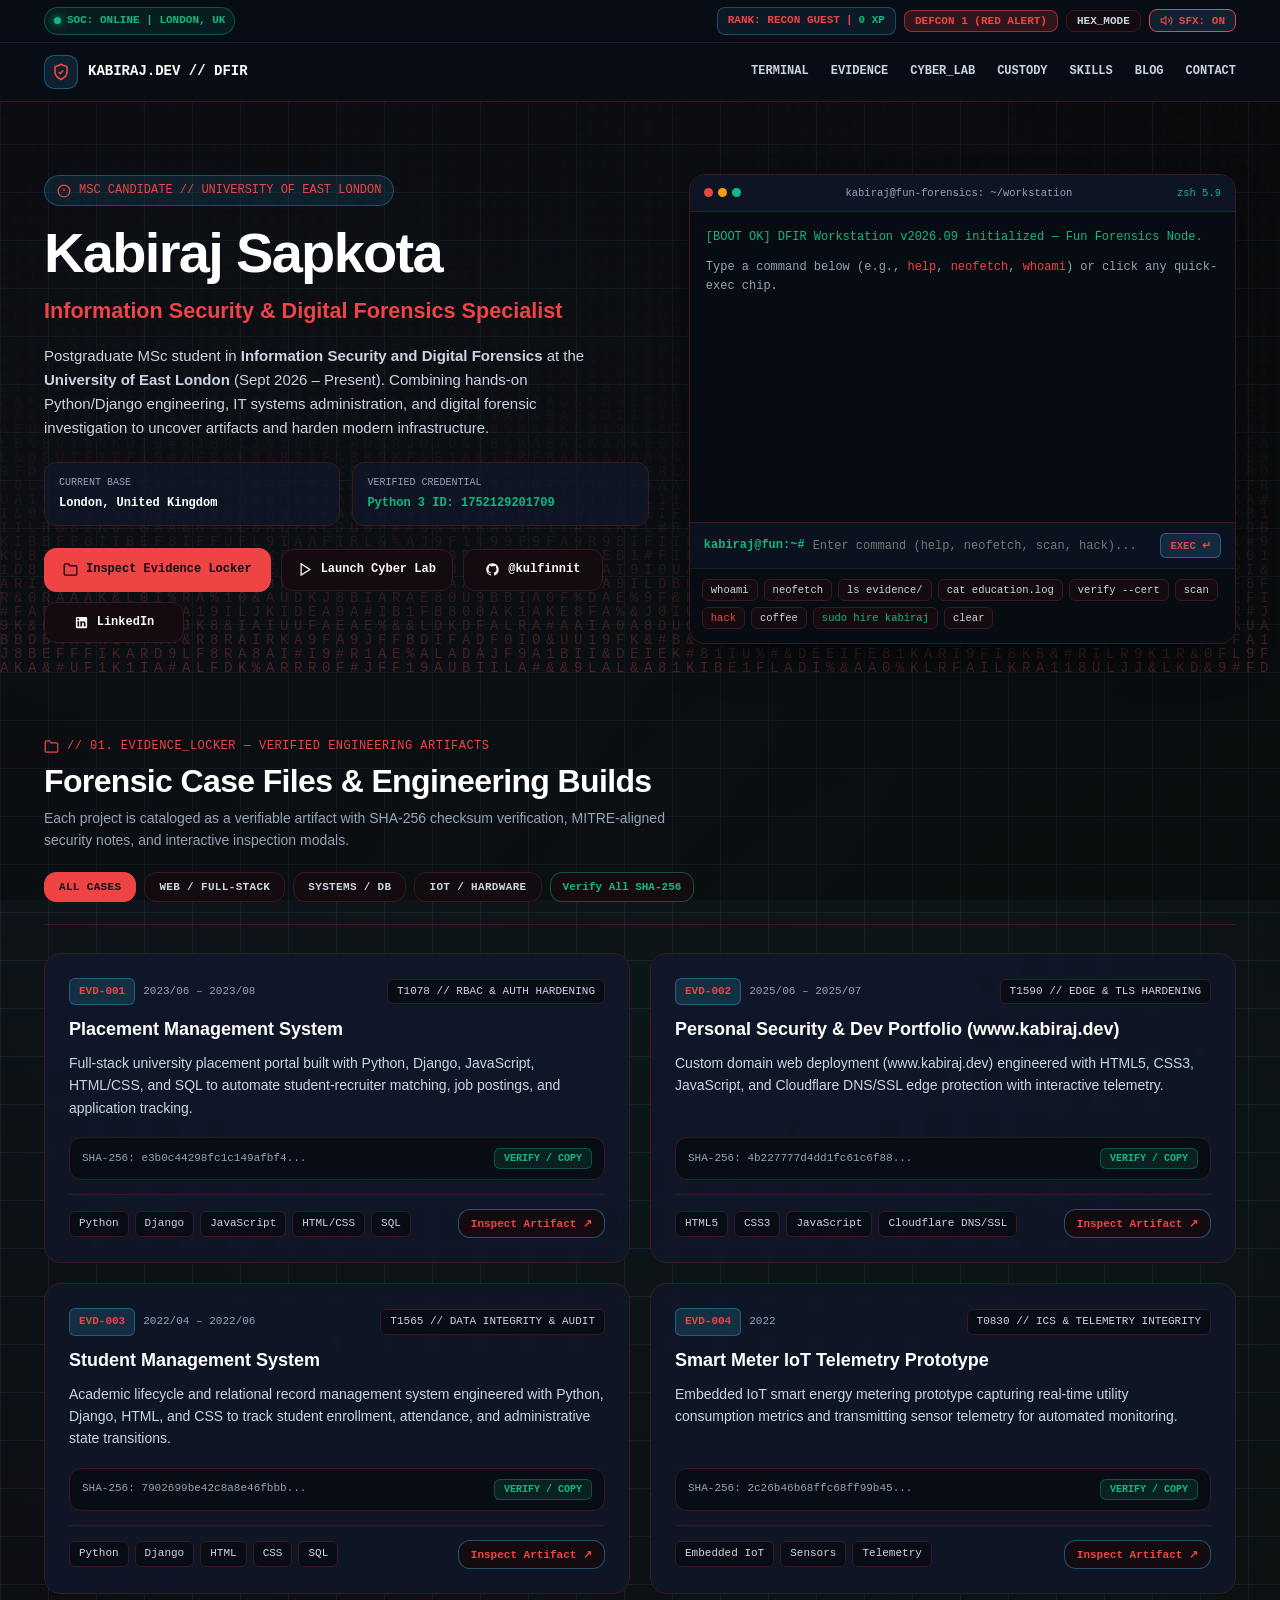
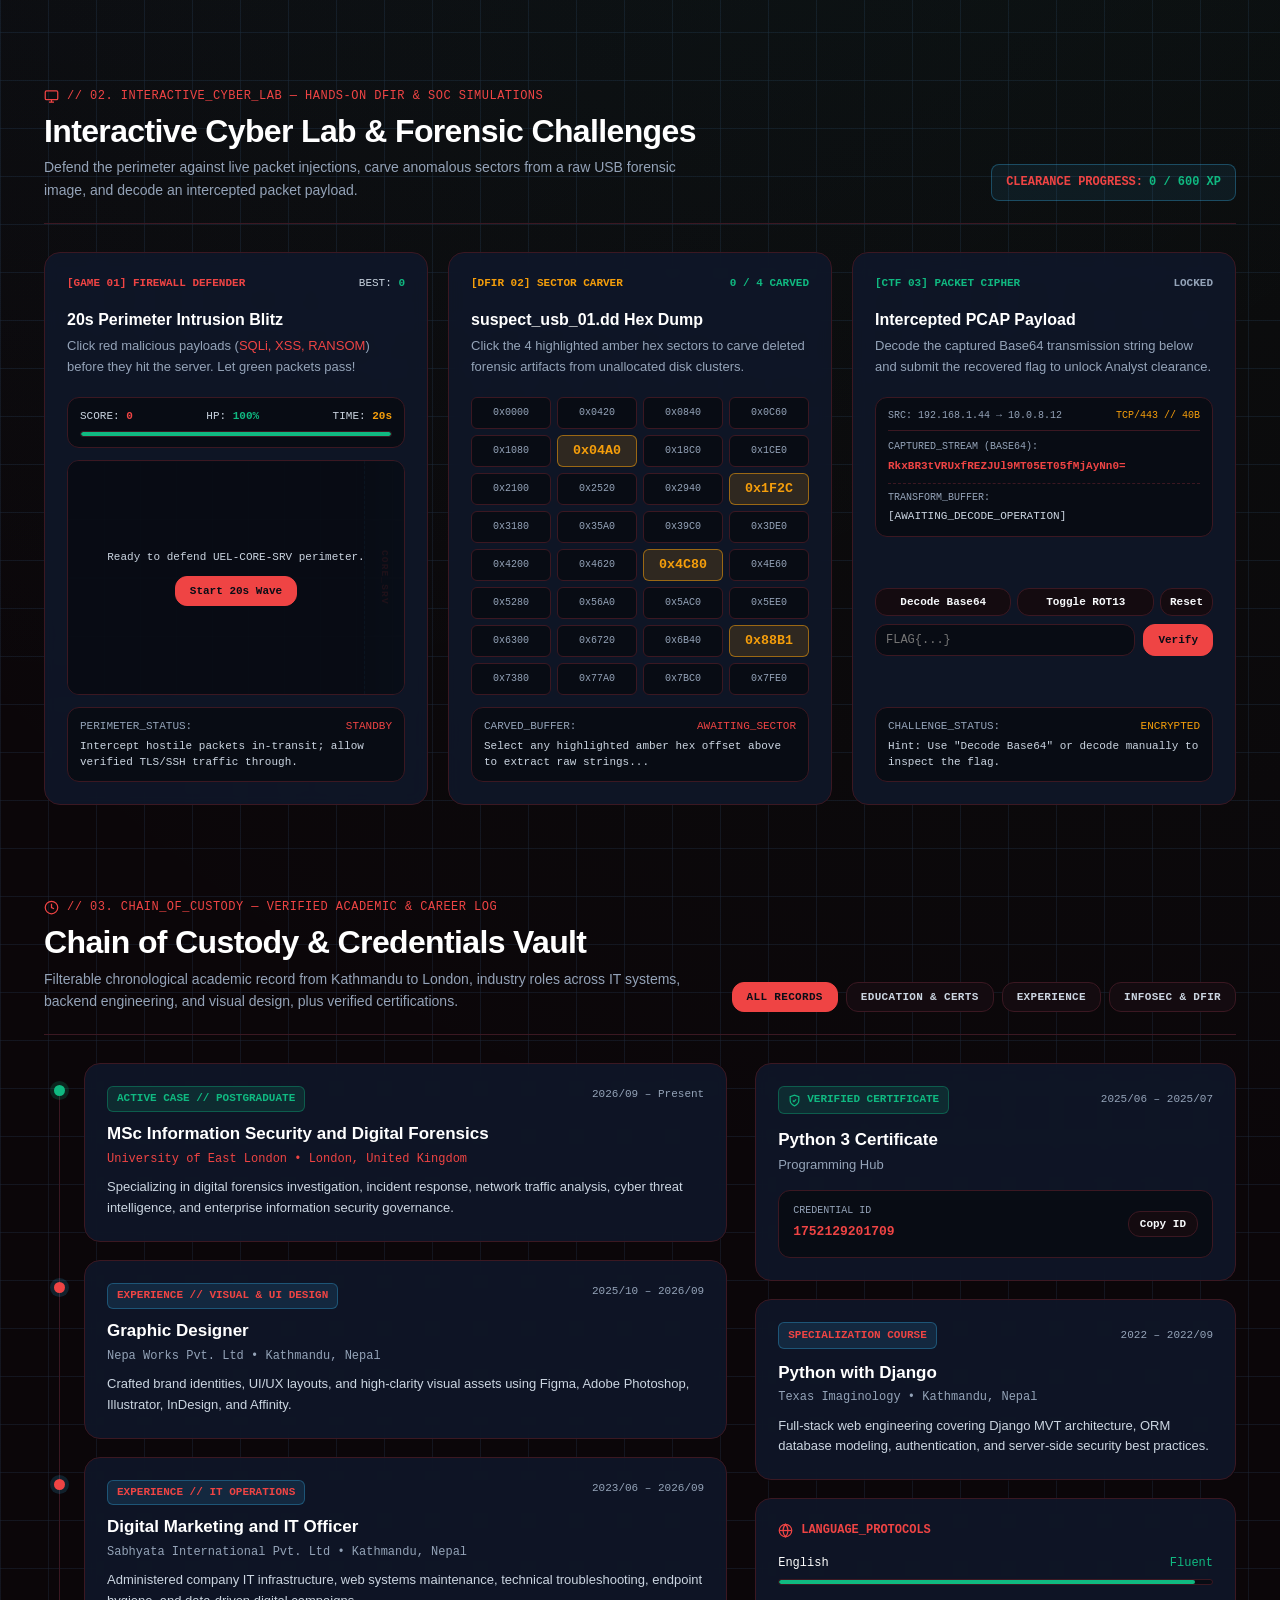
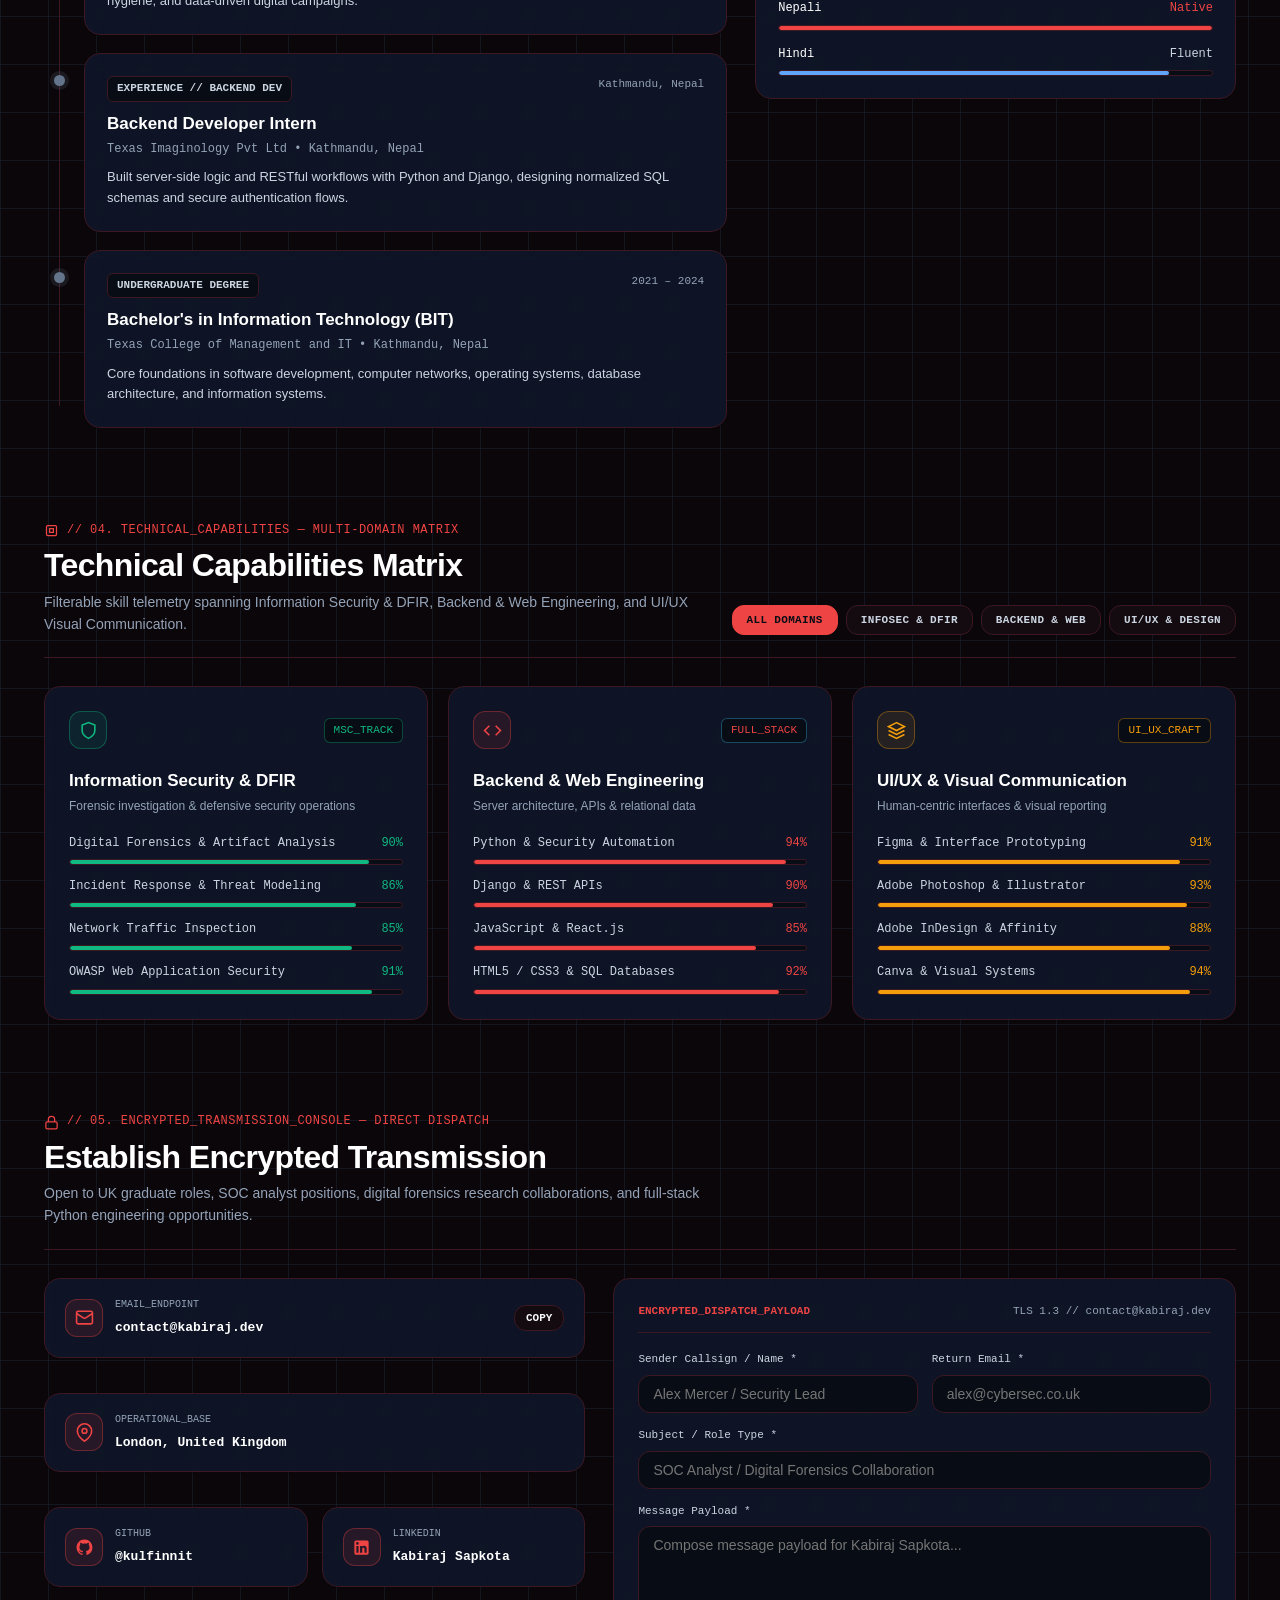
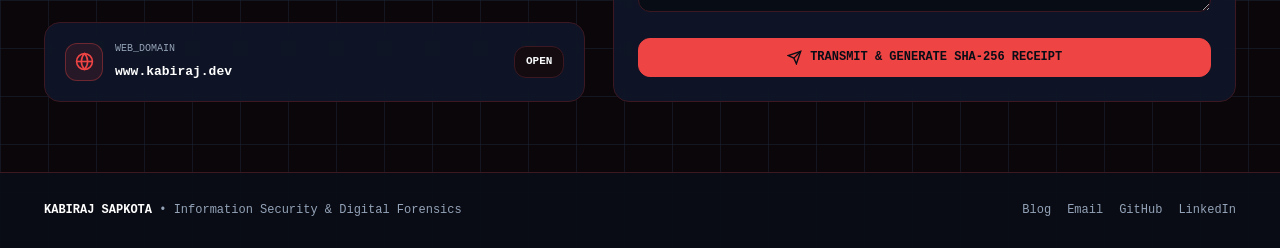
<file: index.html>
<!DOCTYPE html>
<html lang="en">
<head>
  <meta charset="UTF-8" />
  <meta name="viewport" content="width=device-width, initial-scale=1.0" />
  <title>Kabiraj Sapkota | Information Security & Digital Forensics</title>
  <link rel="stylesheet" href="styles.css" />
</head>
<body>
  <!-- Matrix Code Rain Canvas (Active in DEFCON 1) -->
  <canvas id="matrix-canvas" aria-hidden="true"></canvas>

  <!-- Toast Banner -->
  <div id="toast-banner" class="toast" role="status" aria-live="polite"></div>

  <!-- =========================================================================
       STICKY TWO-TIER RESPONSIVE NAVIGATION BAR
  ========================================================================= -->
  <header class="site-header">
    <!-- Tier 1: Live SOC Telemetry & Workstation Controls -->
    <div class="header-tier-top">
      <div class="container telemetry-bar">
        <div class="soc-status-pill">
          <span class="pulse-dot"></span>
          <span>SOC: ONLINE | LONDON, UK</span>
        </div>

        <div class="telemetry-controls">
          <div class="ctrl-pill rank-pill" title="Interact with the terminal, evidence locker, and cyber lab to level up!">
            <span id="rank-title">RANK: RECON GUEST</span>
            <span>|</span>
            <strong id="rank-xp">0 XP</strong>
          </div>

          <button type="button" id="defcon-btn" onclick="cycleDefcon()" class="ctrl-pill defcon-btn-1">
            DEFCON 1 (RED ALERT)
          </button>

          <button type="button" id="hex-btn" onclick="toggleHexMode()" class="ctrl-pill">
            HEX_MODE
          </button>

          <button type="button" id="sfx-btn" onclick="toggleSfx()" class="ctrl-pill active-cyan">
            <svg id="sfx-off-icon" width="13" height="13" viewBox="0 0 24 24" fill="none" stroke="currentColor" stroke-width="2" style="display:none;">
              <polygon points="11 5 6 9 2 9 2 15 6 15 11 19 11 5"/>
              <line x1="23" y1="9" x2="17" y2="15"/>
              <line x1="17" y1="9" x2="23" y2="15"/>
            </svg>
            <svg id="sfx-on-icon" width="13" height="13" viewBox="0 0 24 24" fill="none" stroke="currentColor" stroke-width="2" style="display:block;">
              <polygon points="11 5 6 9 2 9 2 15 6 15 11 19 11 5"/>
              <path d="M15.54 8.46a5 5 0 0 1 0 7.07"/>
              <path d="M19.07 4.93a10 10 0 0 1 0 14.14"/>
            </svg>
            <span id="sfx-text">SFX: ON</span>
          </button>
        </div>
      </div>
    </div>

    <!-- Tier 2: Brand & Primary Section Links -->
    <div class="header-tier-main">
      <div class="container navbar-row">
        <a href="#top" class="brand-link">
          <span class="brand-badge">
            <svg width="18" height="18" viewBox="0 0 24 24" fill="none" stroke="currentColor" stroke-width="2.2">
              <path d="M12 22s8-4 8-10V5l-8-3-8 3v7c0 6 8 10 8 10z"/>
              <path d="m9 12 2 2 4-4"/>
            </svg>
          </span>
          <span>KABIRAJ.DEV <span class="accent">// DFIR</span></span>
        </a>

        <nav class="desktop-nav" aria-label="Primary Navigation">
          <a href="#terminal">TERMINAL</a>
          <a href="#evidence">EVIDENCE</a>
          <a href="#lab">CYBER_LAB</a>
          <a href="#custody">CUSTODY</a>
          <a href="#skills">SKILLS</a>
          <a href="blog/">BLOG</a>
          <a href="#contact">CONTACT</a>
        </nav>

        <button type="button" id="mobile-menu-btn" onclick="toggleMobileDrawer()" class="mobile-menu-toggle" aria-label="Toggle Navigation" aria-expanded="false">
          <svg id="menu-open-svg" width="20" height="20" viewBox="0 0 24 24" fill="none" stroke="currentColor" stroke-width="2">
            <line x1="3" y1="6" x2="21" y2="6"/>
            <line x1="3" y1="12" x2="21" y2="12"/>
            <line x1="3" y1="18" x2="21" y2="18"/>
          </svg>
          <svg id="menu-close-svg" width="20" height="20" viewBox="0 0 24 24" fill="none" stroke="currentColor" stroke-width="2" style="display:none;">
            <line x1="18" y1="6" x2="6" y2="18"/>
            <line x1="6" y1="6" x2="18" y2="18"/>
          </svg>
        </button>
      </div>
    </div>

    <!-- Responsive Mobile Drawer -->
    <nav id="mobile-drawer" class="mobile-drawer" aria-label="Mobile Navigation">
      <a href="#terminal" onclick="closeMobileDrawer()">01. TERMINAL</a>
      <a href="#evidence" onclick="closeMobileDrawer()">02. EVIDENCE_LOCKER</a>
      <a href="#lab" onclick="closeMobileDrawer()">03. INTERACTIVE_CYBER_LAB</a>
      <a href="#custody" onclick="closeMobileDrawer()">04. CHAIN_OF_CUSTODY</a>
      <a href="#skills" onclick="closeMobileDrawer()">05. TECHNICAL_SKILLS</a>
      <a href="blog/" onclick="closeMobileDrawer()">06. FIELD_NOTES_BLOG</a>
      <a href="#contact" onclick="closeMobileDrawer()">07. ENCRYPTED_CONTACT</a>
    </nav>
  </header>

  <!-- =========================================================================
       MAIN WORKSTATION CONTENT
  ========================================================================= -->
  <main id="top" class="container">
    <!-- =======================================================================
         SECTION 1: HERO & INTERACTIVE CLI WORKSTATION (#terminal)
    ======================================================================= -->
    <section id="terminal" class="hero-grid">
      <div>
        <div class="hero-badge">
          <svg width="14" height="14" viewBox="0 0 24 24" fill="none" stroke="currentColor" stroke-width="2.2">
            <circle cx="12" cy="12" r="10"/>
            <line x1="12" y1="8" x2="12" y2="12"/>
            <line x1="12" y1="16" x2="12.01" y2="16"/>
          </svg>
          <span>MSC CANDIDATE // UNIVERSITY OF EAST LONDON</span>
          <span class="hex-meta">0x0010</span>
        </div>

        <h1 id="hero-title" class="hero-name" data-original="Kabiraj Sapkota" onmouseenter="scrambleHeroName(this)">
          Kabiraj Sapkota
        </h1>
        <p class="hero-role">Information Security &amp; Digital Forensics Specialist</p>

        <p class="hero-summary">
          Postgraduate MSc student in <strong>Information Security and Digital Forensics</strong> at the <strong>University of East London</strong> (Sept 2026 &ndash; Present). Combining hands-on Python/Django engineering, IT systems administration, and digital forensic investigation to uncover artifacts and harden modern infrastructure.
        </p>

        <div class="hero-meta-grid">
          <div class="hero-meta-item">
            <span class="hero-meta-label">CURRENT BASE</span>
            <strong style="color:#FFF;">London, United Kingdom</strong>
          </div>
          <div class="hero-meta-item">
            <span class="hero-meta-label">VERIFIED CREDENTIAL</span>
            <strong style="color:var(--accent-emerald);">Python 3 ID: 1752129201709</strong>
          </div>
        </div>

        <div class="hero-actions">
          <a href="#evidence" class="btn-primary">
            <svg width="15" height="15" viewBox="0 0 24 24" fill="none" stroke="currentColor" stroke-width="2.2">
              <path d="M22 19a2 2 0 0 1-2 2H4a2 2 0 0 1-2-2V5a2 2 0 0 1 2-2h5l2 3h9a2 2 0 0 1 2 2z"/>
            </svg>
            <span>Inspect Evidence Locker</span>
          </a>

          <a href="#lab" class="btn-secondary">
            <svg width="15" height="15" viewBox="0 0 24 24" fill="none" stroke="currentColor" stroke-width="2">
              <polygon points="5 3 19 12 5 21 5 3"/>
            </svg>
            <span>Launch Cyber Lab</span>
          </a>

          <a href="https://github.com/kulfinnit" target="_blank" rel="noopener noreferrer" class="btn-secondary" title="GitHub @kulfinnit">
            <svg width="15" height="15" viewBox="0 0 24 24" fill="currentColor">
              <path fill-rule="evenodd" clip-rule="evenodd" d="M12 2C6.477 2 2 6.484 2 12.017c0 4.425 2.865 8.18 6.839 9.504.5.092.682-.217.682-.483 0-.237-.008-.868-.013-1.703-2.782.605-3.369-1.343-3.369-1.343-.454-1.158-1.11-1.466-1.11-1.466-.908-.62.069-.608.069-.608 1.003.07 1.53 1.032 1.53 1.032.892 1.53 2.341 1.088 2.91.832.092-.647.35-1.088.636-1.338-2.22-.253-4.555-1.113-4.555-4.951 0-1.093.39-1.988 1.029-2.688-.103-.253-.446-1.272.098-2.65 0 0 .84-.27 2.75 1.026A9.564 9.564 0 0112 6.844c.85.004 1.705.115 2.504.337 1.909-1.296 2.747-1.027 2.747-1.027.546 1.379.202 2.398.1 2.651.64.7 1.028 1.595 1.028 2.688 0 3.848-2.339 4.695-4.566 4.943.359.309.678.92.678 1.855 0 1.338-.012 2.419-.012 2.747 0 .268.18.58.688.482A10.019 10.019 0 0022 12.017C22 6.484 17.522 2 12 2z"/>
            </svg>
            <span>@kulfinnit</span>
          </a>

          <a href="https://linkedin.com/in/kabiraj-sapkota" target="_blank" rel="noopener noreferrer" class="btn-secondary" title="LinkedIn Profile">
            <svg width="15" height="15" viewBox="0 0 24 24" fill="currentColor">
              <path d="M19 3a2 2 0 0 1 2 2v14a2 2 0 0 1-2 2H5a2 2 0 0 1-2-2V5a2 2 0 0 1 2-2h14m-.5 15.5v-5.3a3.26 3.26 0 0 0-3.26-3.26c-.85 0-1.84.52-2.28 1.3v-1.11h-2.79v8.37h2.79v-4.93c0-.77.62-1.4 1.39-1.4a1.4 1.4 0 0 1 1.4 1.4v4.93h2.75M6.88 8.56a1.68 1.68 0 0 0 1.68-1.68c0-.93-.75-1.69-1.68-1.69a1.69 1.69 0 0 0-1.69 1.69c0 .93.76 1.68 1.69 1.68m1.39 9.94v-8.37H5.5v8.37h2.77z"/>
            </svg>
            <span>LinkedIn</span>
          </a>
        </div>
      </div>

      <!-- Interactive CLI Terminal -->
      <div class="terminal-card">
        <div class="terminal-topbar">
          <div class="win-dots">
            <span class="win-dot" style="background:#EF4444;"></span>
            <span class="win-dot" style="background:#F59E0B;"></span>
            <span class="win-dot" style="background:#10B981;"></span>
          </div>
          <span>kabiraj@fun-forensics: ~/workstation</span>
          <span style="color:var(--accent-emerald);">zsh 5.9</span>
        </div>

        <div id="terminal-output" class="terminal-screen">
          <div style="color:var(--accent-emerald);">[BOOT OK] DFIR Workstation v2026.09 initialized &mdash; Fun Forensics Node.</div>
          <div style="color:var(--text-muted);">Type a command below (e.g., <span style="color:var(--accent-cyan);">help</span>, <span style="color:var(--accent-cyan);">neofetch</span>, <span style="color:var(--accent-cyan);">whoami</span>) or click any quick-exec chip.</div>
        </div>

        <form id="terminal-form" class="terminal-prompt-bar">
          <span style="color:var(--accent-emerald);font-weight:700;white-space:nowrap;">kabiraj@fun:~#</span>
          <input id="terminal-input" type="text" autocomplete="off" spellcheck="false" placeholder="Enter command (help, neofetch, scan, hack)..." aria-label="Terminal command input" />
          <button type="submit" class="terminal-exec-btn">EXEC &crarr;</button>
        </form>

        <div class="quick-chips">
          <button type="button" class="quick-chip" onclick="runTerminalCmd('whoami')">whoami</button>
          <button type="button" class="quick-chip" onclick="runTerminalCmd('neofetch')">neofetch</button>
          <button type="button" class="quick-chip" onclick="runTerminalCmd('ls evidence/')">ls evidence/</button>
          <button type="button" class="quick-chip" onclick="runTerminalCmd('cat education.log')">cat education.log</button>
          <button type="button" class="quick-chip" onclick="runTerminalCmd('verify --cert')">verify --cert</button>
          <button type="button" class="quick-chip" onclick="runTerminalCmd('scan')">scan</button>
          <button type="button" class="quick-chip" onclick="runTerminalCmd('hack')" style="color:var(--accent-crimson);">hack</button>
          <button type="button" class="quick-chip" onclick="runTerminalCmd('coffee')">coffee</button>
          <button type="button" class="quick-chip" onclick="runTerminalCmd('sudo hire kabiraj')" style="color:var(--accent-emerald);">sudo hire kabiraj</button>
          <button type="button" class="quick-chip" onclick="runTerminalCmd('clear')">clear</button>
        </div>
      </div>
    </section>

    <!-- =======================================================================
         SECTION 2: EVIDENCE LOCKER & CASE FILES (#evidence)
    ======================================================================= -->
    <section id="evidence">
      <div class="section-head">
        <div>
          <div class="section-eyebrow">
            <svg width="15" height="15" viewBox="0 0 24 24" fill="none" stroke="currentColor" stroke-width="2">
              <path d="M22 19a2 2 0 0 1-2 2H4a2 2 0 0 1-2-2V5a2 2 0 0 1 2-2h5l2 3h9a2 2 0 0 1 2 2z"/>
            </svg>
            <span>// 01. EVIDENCE_LOCKER &mdash; VERIFIED ENGINEERING ARTIFACTS</span>
          </div>
          <h2 class="section-title">Forensic Case Files &amp; Engineering Builds</h2>
          <p class="section-subtitle">
            Each project is cataloged as a verifiable artifact with SHA-256 checksum verification, MITRE-aligned security notes, and interactive inspection modals.
          </p>
        </div>

        <div class="filter-bar">
          <button type="button" class="filter-pill active" onclick="filterEvidence('ALL', this)">ALL CASES</button>
          <button type="button" class="filter-pill" onclick="filterEvidence('WEB', this)">WEB / FULL-STACK</button>
          <button type="button" class="filter-pill" onclick="filterEvidence('SYSTEMS', this)">SYSTEMS / DB</button>
          <button type="button" class="filter-pill" onclick="filterEvidence('IOT', this)">IOT / HARDWARE</button>
          <button type="button" class="btn-secondary" style="padding:8px 12px;font-size:11px;border-color:rgba(16,185,129,0.4);color:var(--accent-emerald);" onclick="verifyAllHashes()">
            Verify All SHA-256
          </button>
        </div>
      </div>

      <div id="evidence-grid" class="evidence-grid"></div>
    </section>

    <!-- =======================================================================
         SECTION 3: INTERACTIVE CYBER LAB & FORENSIC GAMES (#lab)
    ======================================================================= -->
    <section id="lab">
      <div class="section-head">
        <div>
          <div class="section-eyebrow">
            <svg width="15" height="15" viewBox="0 0 24 24" fill="none" stroke="currentColor" stroke-width="2">
              <rect x="2" y="3" width="20" height="14" rx="2"/>
              <line x1="8" y1="21" x2="16" y2="21"/>
              <line x1="12" y1="17" x2="12" y2="21"/>
            </svg>
            <span>// 02. INTERACTIVE_CYBER_LAB &mdash; HANDS-ON DFIR &amp; SOC SIMULATIONS</span>
          </div>
          <h2 class="section-title">Interactive Cyber Lab &amp; Forensic Challenges</h2>
          <p class="section-subtitle">
            Defend the perimeter against live packet injections, carve anomalous sectors from a raw USB forensic image, and decode an intercepted packet payload.
          </p>
        </div>

        <div class="ctrl-pill rank-pill" style="padding:8px 14px;font-size:12px;">
          <span>CLEARANCE PROGRESS:</span>
          <strong id="lab-xp-display">0 / 600 XP</strong>
        </div>
      </div>

      <div class="lab-grid">
        <!-- Module A: Firewall Packet Defender -->
        <div class="card lab-card">
          <div class="lab-top">
            <span style="color:var(--accent-cyan);font-weight:700;">[GAME 01] FIREWALL DEFENDER</span>
            <span>BEST: <strong id="fw-highscore" style="color:var(--accent-emerald);">0</strong></span>
          </div>

          <div class="lab-intro">
            <h3 style="font-size:16px;font-weight:700;color:#FFF;">20s Perimeter Intrusion Blitz</h3>
            <p style="font-size:13px;color:var(--text-muted);margin-top:4px;">
              Click red malicious payloads (<span style="color:var(--accent-crimson);">SQLi, XSS, RANSOM</span>) before they hit the server. Let green packets pass!
            </p>
          </div>

          <div class="lab-body">
            <div class="lab-subpanel">
              <div style="display:flex;justify-content:space-between;align-items:center;margin-bottom:6px;gap:8px;">
                <span>SCORE: <strong id="fw-score" style="color:var(--accent-cyan);">0</strong></span>
                <span>HP: <strong id="fw-integrity-text" style="color:var(--accent-emerald);">100%</strong></span>
                <span>TIME: <strong id="fw-timer" style="color:var(--accent-amber);">20s</strong></span>
              </div>
              <div class="progress-track" style="margin-top:0;">
                <div id="fw-integrity-bar" class="progress-fill" style="width:100%;background:var(--accent-emerald);"></div>
              </div>
            </div>

            <div class="fw-arena">
              <div class="fw-server-zone">CORE_SRV</div>
              <div id="fw-packets" style="position:absolute;inset:0;"></div>
              <div id="fw-overlay" class="fw-overlay">
                <p id="fw-status-msg" style="font-family:var(--font-mono);font-size:11px;color:var(--text-body);">
                  Ready to defend UEL-CORE-SRV perimeter.
                </p>
                <button type="button" id="fw-start-btn" onclick="startFirewallBlitz()" class="btn-primary" style="padding:8px 14px;font-size:11px;">
                  Start 20s Wave
                </button>
              </div>
            </div>

            <div class="lab-subpanel">
              <div style="display:flex;justify-content:space-between;color:var(--text-muted);margin-bottom:4px;">
                <span>PERIMETER_STATUS:</span>
                <span id="fw-footer-state" style="color:var(--accent-cyan);">STANDBY</span>
              </div>
              <p id="fw-footer-note" style="color:var(--text-body);line-height:1.45;">
                Intercept hostile packets in-transit; allow verified TLS/SSH traffic through.
              </p>
            </div>
          </div>
        </div>

        <!-- Module B: Raw Disk Sector Carver -->
        <div class="card lab-card">
          <div class="lab-top">
            <span style="color:var(--accent-amber);font-weight:700;">[DFIR 02] SECTOR CARVER</span>
            <span id="carver-progress" style="color:var(--accent-emerald);font-weight:700;">0 / 4 CARVED</span>
          </div>

          <div class="lab-intro">
            <h3 style="font-size:16px;font-weight:700;color:#FFF;">suspect_usb_01.dd Hex Dump</h3>
            <p style="font-size:13px;color:var(--text-muted);margin-top:4px;">
              Click the 4 highlighted amber hex sectors to carve deleted forensic artifacts from unallocated disk clusters.
            </p>
          </div>

          <div class="lab-body">
            <div id="sector-grid" class="sector-grid"></div>

            <div class="lab-subpanel">
              <div style="display:flex;justify-content:space-between;color:var(--text-muted);margin-bottom:4px;">
                <span>CARVED_BUFFER:</span>
                <span id="carved-sector-id" style="color:var(--accent-cyan);">AWAITING_SECTOR</span>
              </div>
              <p id="carved-output-text" style="color:var(--text-body);line-height:1.45;">
                Select any highlighted amber hex offset above to extract raw strings...
              </p>
            </div>
          </div>
        </div>

        <!-- Module C: Packet Cipher Sandbox -->
        <div class="card lab-card">
          <div class="lab-top">
            <span style="color:var(--accent-emerald);font-weight:700;">[CTF 03] PACKET CIPHER</span>
            <span id="cipher-status-pill" style="color:var(--text-muted);font-weight:700;">LOCKED</span>
          </div>

          <div class="lab-intro">
            <h3 style="font-size:16px;font-weight:700;color:#FFF;">Intercepted PCAP Payload</h3>
            <p style="font-size:13px;color:var(--text-muted);margin-top:4px;">
              Decode the captured Base64 transmission string below and submit the recovered flag to unlock Analyst clearance.
            </p>
          </div>

          <div class="lab-body">
            <div class="lab-subpanel" style="display:flex;flex-direction:column;gap:8px;">
              <div style="display:flex;flex-wrap:wrap;justify-content:space-between;gap:4px;font-size:10px;color:var(--text-muted);padding-bottom:6px;border-bottom:1px solid var(--border-subtle);">
                <span>SRC: 192.168.1.44 &rarr; 10.0.8.12</span>
                <span style="color:var(--accent-amber);">TCP/443 // 40B</span>
              </div>
              <div>
                <div style="color:var(--text-muted);font-size:10px;margin-bottom:3px;">CAPTURED_STREAM (BASE64):</div>
                <div id="cipher-payload-display" style="color:var(--accent-cyan);word-break:break-all;font-weight:700;">
                  RkxBR3tVRUxfREZJUl9MT05ET05fMjAyNn0=
                </div>
              </div>
              <div style="padding-top:6px;border-top:1px dashed var(--border-subtle);">
                <div style="color:var(--text-muted);font-size:10px;margin-bottom:2px;">TRANSFORM_BUFFER:</div>
                <div id="cipher-preview-text" style="color:var(--text-body);word-break:break-all;">
                  [AWAITING_DECODE_OPERATION]
                </div>
              </div>
            </div>

            <div style="display:flex;flex-direction:column;gap:8px;">
              <div style="display:grid;grid-template-columns:1fr 1fr auto;gap:6px;">
                <button type="button" onclick="runBase64Helper()" class="btn-secondary" style="padding:7px 8px;font-size:11px;">Decode Base64</button>
                <button type="button" onclick="runRot13Helper()" class="btn-secondary" style="padding:7px 8px;font-size:11px;">Toggle ROT13</button>
                <button type="button" onclick="resetCipherSandbox()" class="btn-secondary" style="padding:7px 9px;font-size:11px;" title="Reset Stream">Reset</button>
              </div>
              <div style="display:flex;gap:8px;min-width:0;">
                <input id="flag-input" type="text" placeholder="FLAG{...}" class="field-input" style="flex:1 1 auto;min-width:0;padding:8px 10px;font-family:var(--font-mono);font-size:12px;" />
                <button type="button" onclick="verifyCipherFlag()" class="btn-primary" style="flex-shrink:0;padding:8px 14px;font-size:11px;">Verify</button>
              </div>
            </div>

            <div class="lab-subpanel">
              <div style="display:flex;justify-content:space-between;color:var(--text-muted);margin-bottom:4px;">
                <span>CHALLENGE_STATUS:</span>
                <span id="cipher-footer-state" style="color:var(--accent-amber);">ENCRYPTED</span>
              </div>
              <p id="cipher-result-box" style="color:var(--text-body);line-height:1.45;">
                Hint: Use "Decode Base64" or decode manually to inspect the flag.
              </p>
            </div>
          </div>
        </div>
      </div>
    </section>

    <!-- =======================================================================
         SECTION 4: CHAIN OF CUSTODY & CREDENTIALS VAULT (#custody)
    ======================================================================= -->
    <section id="custody">
      <div class="section-head">
        <div>
          <div class="section-eyebrow">
            <svg width="15" height="15" viewBox="0 0 24 24" fill="none" stroke="currentColor" stroke-width="2">
              <circle cx="12" cy="12" r="10"/>
              <polyline points="12 6 12 12 16 14"/>
            </svg>
            <span>// 03. CHAIN_OF_CUSTODY &mdash; VERIFIED ACADEMIC &amp; CAREER LOG</span>
          </div>
          <h2 class="section-title">Chain of Custody &amp; Credentials Vault</h2>
          <p class="section-subtitle">
            Filterable chronological academic record from Kathmandu to London, industry roles across IT systems, backend engineering, and visual design, plus verified certifications.
          </p>
        </div>

        <!-- Matching Pill-Shaped Category Filter Buttons -->
        <div class="filter-bar">
          <button type="button" class="filter-pill active" onclick="filterCustody('ALL', this)">ALL RECORDS</button>
          <button type="button" class="filter-pill" onclick="filterCustody('EDUCATION', this)">EDUCATION &amp; CERTS</button>
          <button type="button" class="filter-pill" onclick="filterCustody('EXPERIENCE', this)">EXPERIENCE</button>
          <button type="button" class="filter-pill" onclick="filterCustody('INFOSEC', this)">INFOSEC &amp; DFIR</button>
        </div>
      </div>

      <div class="custody-grid">
        <!-- Left Column: Chronological Timeline -->
        <div id="custody-timeline" class="timeline-stack">
          <!-- 1. MSc UEL -->
          <div class="timeline-entry custody-item" data-custody="EDUCATION INFOSEC">
            <span class="timeline-dot emerald"></span>
            <div class="card custody-card">
              <div style="display:flex;flex-wrap:wrap;justify-content:space-between;gap:8px;font-family:var(--font-mono);font-size:11px;margin-bottom:8px;">
                <span style="padding:3px 9px;border-radius:6px;background:rgba(16,185,129,0.14);border:1px solid rgba(16,185,129,0.35);color:var(--accent-emerald);font-weight:700;">
                  ACTIVE CASE // POSTGRADUATE
                </span>
                <span style="color:var(--text-muted);">2026/09 &ndash; Present</span>
              </div>
              <h3 style="font-size:17px;font-weight:700;color:#FFF;">MSc Information Security and Digital Forensics</h3>
              <p style="font-family:var(--font-mono);font-size:12px;color:var(--accent-cyan);margin-top:3px;">
                University of East London &bull; London, United Kingdom
              </p>
              <p style="font-size:13px;color:var(--text-body);margin-top:8px;">
                Specializing in digital forensics investigation, incident response, network traffic analysis, cyber threat intelligence, and enterprise information security governance.
              </p>
            </div>
          </div>

          <!-- 2. Graphic Designer -->
          <div class="timeline-entry custody-item" data-custody="EXPERIENCE">
            <span class="timeline-dot"></span>
            <div class="card custody-card">
              <div style="display:flex;flex-wrap:wrap;justify-content:space-between;gap:8px;font-family:var(--font-mono);font-size:11px;margin-bottom:8px;">
                <span style="padding:3px 9px;border-radius:6px;background:rgba(56,189,248,0.12);border:1px solid rgba(56,189,248,0.3);color:var(--accent-cyan);font-weight:700;">
                  EXPERIENCE // VISUAL &amp; UI DESIGN
                </span>
                <span style="color:var(--text-muted);">2025/10 &ndash; 2026/09</span>
              </div>
              <h3 style="font-size:17px;font-weight:700;color:#FFF;">Graphic Designer</h3>
              <p style="font-family:var(--font-mono);font-size:12px;color:var(--text-muted);margin-top:3px;">
                Nepa Works Pvt. Ltd &bull; Kathmandu, Nepal
              </p>
              <p style="font-size:13px;color:var(--text-body);margin-top:8px;">
                Crafted brand identities, UI/UX layouts, and high-clarity visual assets using Figma, Adobe Photoshop, Illustrator, InDesign, and Affinity.
              </p>
            </div>
          </div>

          <!-- 3.  Digital Marketing and IT Officer -->
          <div class="timeline-entry custody-item" data-custody="EXPERIENCE INFOSEC">
            <span class="timeline-dot"></span>
            <div class="card custody-card">
              <div style="display:flex;flex-wrap:wrap;justify-content:space-between;gap:8px;font-family:var(--font-mono);font-size:11px;margin-bottom:8px;">
                <span style="padding:3px 9px;border-radius:6px;background:rgba(56,189,248,0.12);border:1px solid rgba(56,189,248,0.3);color:var(--accent-cyan);font-weight:700;">
                  EXPERIENCE // IT OPERATIONS
                </span>
                <span style="color:var(--text-muted);">2023/06 &ndash; 2026/09</span>
              </div>
              <h3 style="font-size:17px;font-weight:700;color:#FFF;">Digital Marketing and IT Officer</h3>
              <p style="font-family:var(--font-mono);font-size:12px;color:var(--text-muted);margin-top:3px;">
                Sabhyata International Pvt. Ltd &bull; Kathmandu, Nepal
              </p>
              <p style="font-size:13px;color:var(--text-body);margin-top:8px;">
                Administered company IT infrastructure, web systems maintenance, technical troubleshooting, endpoint hygiene, and data-driven digital campaigns.
              </p>
            </div>
          </div>

          <!-- 4. Backend Developer Intern -->
          <div class="timeline-entry custody-item" data-custody="EXPERIENCE INFOSEC">
            <span class="timeline-dot slate"></span>
            <div class="card custody-card">
              <div style="display:flex;flex-wrap:wrap;justify-content:space-between;gap:8px;font-family:var(--font-mono);font-size:11px;margin-bottom:8px;">
                <span style="padding:3px 9px;border-radius:6px;background:var(--bg-input);border:1px solid var(--border-subtle);color:var(--text-body);font-weight:700;">
                  EXPERIENCE // BACKEND DEV
                </span>
                <span style="color:var(--text-muted);">Kathmandu, Nepal</span>
              </div>
              <h3 style="font-size:17px;font-weight:700;color:#FFF;">Backend Developer Intern</h3>
              <p style="font-family:var(--font-mono);font-size:12px;color:var(--text-muted);margin-top:3px;">
                Texas Imaginology Pvt Ltd &bull; Kathmandu, Nepal
              </p>
              <p style="font-size:13px;color:var(--text-body);margin-top:8px;">
                Built server-side logic and RESTful workflows with Python and Django, designing normalized SQL schemas and secure authentication flows.
              </p>
            </div>
          </div>

          <!-- 5. BIT Degree -->
          <div class="timeline-entry custody-item" data-custody="EDUCATION">
            <span class="timeline-dot slate"></span>
            <div class="card custody-card">
              <div style="display:flex;flex-wrap:wrap;justify-content:space-between;gap:8px;font-family:var(--font-mono);font-size:11px;margin-bottom:8px;">
                <span style="padding:3px 9px;border-radius:6px;background:var(--bg-input);border:1px solid var(--border-subtle);color:var(--text-body);font-weight:700;">
                  UNDERGRADUATE DEGREE
                </span>
                <span style="color:var(--text-muted);">2021 &ndash; 2024</span>
              </div>
              <h3 style="font-size:17px;font-weight:700;color:#FFF;">Bachelor's in Information Technology (BIT)</h3>
              <p style="font-family:var(--font-mono);font-size:12px;color:var(--text-muted);margin-top:3px;">
                Texas College of Management and IT &bull; Kathmandu, Nepal
              </p>
              <p style="font-size:13px;color:var(--text-body);margin-top:8px;">
                Core foundations in software development, computer networks, operating systems, database architecture, and information systems.
              </p>
            </div>
          </div>
        </div>

        <!-- Right Column: Verified Certifications, Courses & Languages -->
        <div class="vault-stack">
          <!-- Verified Python 3 Certificate -->
          <div class="card custody-card custody-item" data-custody="EDUCATION INFOSEC">
            <div style="display:flex;justify-content:space-between;align-items:center;gap:8px;font-family:var(--font-mono);font-size:11px;margin-bottom:12px;">
              <span style="display:inline-flex;align-items:center;gap:6px;padding:4px 9px;border-radius:6px;background:rgba(16,185,129,0.14);border:1px solid rgba(16,185,129,0.35);color:var(--accent-emerald);font-weight:700;">
                <svg width="13" height="13" viewBox="0 0 24 24" fill="none" stroke="currentColor" stroke-width="2.2">
                  <path d="M12 22s8-4 8-10V5l-8-3-8 3v7c0 6 8 10 8 10z"/>
                  <path d="m9 12 2 2 4-4"/>
                </svg>
                VERIFIED CERTIFICATE
              </span>
              <span style="color:var(--text-muted);">2025/06 &ndash; 2025/07</span>
            </div>

            <h3 style="font-size:17px;font-weight:700;color:#FFF;">Python 3 Certificate</h3>
            <p style="font-size:13px;color:var(--text-muted);margin-top:2px;">Programming Hub</p>

            <div style="margin-top:14px;padding:12px 14px;border-radius:var(--radius-md);background:var(--bg-input);border:1px solid var(--border-subtle);display:flex;align-items:center;justify-content:space-between;gap:12px;">
              <div style="font-family:var(--font-mono);">
                <span style="display:block;font-size:10px;color:var(--text-muted);">CREDENTIAL ID</span>
                <strong style="font-size:13px;color:var(--accent-cyan);">1752129201709</strong>
              </div>
              <button type="button" onclick="copyText('1752129201709', 'Python 3 Credential ID copied!')" class="btn-secondary" style="padding:6px 11px;font-size:11px;">
                Copy ID
              </button>
            </div>
          </div>

          <!-- Python with Django Course -->
          <div class="card custody-card custody-item" data-custody="EDUCATION INFOSEC">
            <div style="display:flex;justify-content:space-between;align-items:center;gap:8px;font-family:var(--font-mono);font-size:11px;margin-bottom:10px;">
              <span style="padding:4px 9px;border-radius:6px;background:rgba(56,189,248,0.12);border:1px solid rgba(56,189,248,0.3);color:var(--accent-cyan);font-weight:700;">
                SPECIALIZATION COURSE
              </span>
              <span style="color:var(--text-muted);">2022 &ndash; 2022/09</span>
            </div>
            <h3 style="font-size:17px;font-weight:700;color:#FFF;">Python with Django</h3>
            <p style="font-family:var(--font-mono);font-size:12px;color:var(--text-muted);margin-top:2px;">
              Texas Imaginology &bull; Kathmandu, Nepal
            </p>
            <p style="font-size:13px;color:var(--text-body);margin-top:8px;">
              Full-stack web engineering covering Django MVT architecture, ORM database modeling, authentication, and server-side security best practices.
            </p>
          </div>

          <!-- Language Protocols -->
          <div class="card custody-card custody-item" data-custody="EDUCATION EXPERIENCE INFOSEC">
            <div style="display:flex;align-items:center;gap:8px;font-family:var(--font-mono);font-size:12px;color:var(--accent-cyan);font-weight:700;margin-bottom:14px;">
              <svg width="15" height="15" viewBox="0 0 24 24" fill="none" stroke="currentColor" stroke-width="2">
                <circle cx="12" cy="12" r="10"/>
                <line x1="2" y1="12" x2="22" y2="12"/>
                <path d="M12 2a15.3 15.3 0 0 1 4 10 15.3 15.3 0 0 1-4 10 15.3 15.3 0 0 1-4-10 15.3 15.3 0 0 1 4-10z"/>
              </svg>
              <span>LANGUAGE_PROTOCOLS</span>
            </div>

            <div style="display:flex;flex-direction:column;gap:14px;font-family:var(--font-mono);font-size:12px;">
              <div>
                <div style="display:flex;justify-content:space-between;">
                  <span style="color:#FFF;">English</span>
                  <span style="color:var(--accent-emerald);">Fluent</span>
                </div>
                <div class="progress-track"><div class="progress-fill" style="width:96%;background:var(--accent-emerald);"></div></div>
              </div>
              <div>
                <div style="display:flex;justify-content:space-between;">
                  <span style="color:#FFF;">Nepali</span>
                  <span style="color:var(--accent-cyan);">Native</span>
                </div>
                <div class="progress-track"><div class="progress-fill" style="width:100%;background:var(--accent-cyan);"></div></div>
              </div>
              <div>
                <div style="display:flex;justify-content:space-between;">
                  <span style="color:#FFF;">Hindi</span>
                  <span style="color:var(--text-body);">Fluent</span>
                </div>
                <div class="progress-track"><div class="progress-fill" style="width:90%;background:#60A5FA;"></div></div>
              </div>
            </div>
          </div>
        </div>
      </div>
    </section>

    <!-- =======================================================================
         SECTION 5: TECHNICAL CAPABILITIES MATRIX (#skills)
    ======================================================================= -->
    <section id="skills">
      <div class="section-head">
        <div>
          <div class="section-eyebrow">
            <svg width="15" height="15" viewBox="0 0 24 24" fill="none" stroke="currentColor" stroke-width="2">
              <rect x="4" y="4" width="16" height="16" rx="2"/>
              <rect x="9" y="9" width="6" height="6"/>
            </svg>
            <span>// 04. TECHNICAL_CAPABILITIES &mdash; MULTI-DOMAIN MATRIX</span>
          </div>
          <h2 class="section-title">Technical Capabilities Matrix</h2>
          <p class="section-subtitle">
            Filterable skill telemetry spanning Information Security &amp; DFIR, Backend &amp; Web Engineering, and UI/UX Visual Communication.
          </p>
        </div>

        <div class="filter-bar">
          <button type="button" class="filter-pill active" onclick="filterSkills('ALL', this)">ALL DOMAINS</button>
          <button type="button" class="filter-pill" onclick="filterSkills('DFIR', this)">INFOSEC &amp; DFIR</button>
          <button type="button" class="filter-pill" onclick="filterSkills('DEV', this)">BACKEND &amp; WEB</button>
          <button type="button" class="filter-pill" onclick="filterSkills('DESIGN', this)">UI/UX &amp; DESIGN</button>
        </div>
      </div>

      <div class="skills-grid">
        <!-- InfoSec & DFIR -->
        <div class="card skill-card" data-domain="DFIR">
          <div style="display:flex;justify-content:space-between;align-items:center;">
            <div class="endpoint-icon emerald">
              <svg width="19" height="19" viewBox="0 0 24 24" fill="none" stroke="currentColor" stroke-width="2">
                <path d="M12 22s8-4 8-10V5l-8-3-8 3v7c0 6 8 10 8 10z"/>
              </svg>
            </div>
            <span class="tag-chip" style="color:var(--accent-emerald);border-color:rgba(16,185,129,0.35);">MSC_TRACK</span>
          </div>
          <div>
            <h3 style="font-size:17px;font-weight:700;color:#FFF;">Information Security &amp; DFIR</h3>
            <p style="font-size:12px;color:var(--text-muted);margin-top:2px;">Forensic investigation &amp; defensive security operations</p>
          </div>
          <div style="display:flex;flex-direction:column;gap:12px;font-family:var(--font-mono);font-size:12px;">
            <div>
              <div style="display:flex;justify-content:space-between;"><span>Digital Forensics &amp; Artifact Analysis</span><span style="color:var(--accent-emerald);">90%</span></div>
              <div class="progress-track"><div class="progress-fill" style="width:90%;background:var(--accent-emerald);"></div></div>
            </div>
            <div>
              <div style="display:flex;justify-content:space-between;"><span>Incident Response &amp; Threat Modeling</span><span style="color:var(--accent-emerald);">86%</span></div>
              <div class="progress-track"><div class="progress-fill" style="width:86%;background:var(--accent-emerald);"></div></div>
            </div>
            <div>
              <div style="display:flex;justify-content:space-between;"><span>Network Traffic Inspection</span><span style="color:var(--accent-emerald);">85%</span></div>
              <div class="progress-track"><div class="progress-fill" style="width:85%;background:var(--accent-emerald);"></div></div>
            </div>
            <div>
              <div style="display:flex;justify-content:space-between;"><span>OWASP Web Application Security</span><span style="color:var(--accent-emerald);">91%</span></div>
              <div class="progress-track"><div class="progress-fill" style="width:91%;background:var(--accent-emerald);"></div></div>
            </div>
          </div>
        </div>

        <!-- Backend & Web -->
        <div class="card skill-card" data-domain="DEV">
          <div style="display:flex;justify-content:space-between;align-items:center;">
            <div class="endpoint-icon">
              <svg width="19" height="19" viewBox="0 0 24 24" fill="none" stroke="currentColor" stroke-width="2">
                <polyline points="16 18 22 12 16 6"/>
                <polyline points="8 6 2 12 8 18"/>
              </svg>
            </div>
            <span class="tag-chip" style="color:var(--accent-cyan);border-color:rgba(56,189,248,0.35);">FULL_STACK</span>
          </div>
          <div>
            <h3 style="font-size:17px;font-weight:700;color:#FFF;">Backend &amp; Web Engineering</h3>
            <p style="font-size:12px;color:var(--text-muted);margin-top:2px;">Server architecture, APIs &amp; relational data</p>
          </div>
          <div style="display:flex;flex-direction:column;gap:12px;font-family:var(--font-mono);font-size:12px;">
            <div>
              <div style="display:flex;justify-content:space-between;"><span>Python &amp; Security Automation</span><span style="color:var(--accent-cyan);">94%</span></div>
              <div class="progress-track"><div class="progress-fill" style="width:94%;background:var(--accent-cyan);"></div></div>
            </div>
            <div>
              <div style="display:flex;justify-content:space-between;"><span>Django &amp; REST APIs</span><span style="color:var(--accent-cyan);">90%</span></div>
              <div class="progress-track"><div class="progress-fill" style="width:90%;background:var(--accent-cyan);"></div></div>
            </div>
            <div>
              <div style="display:flex;justify-content:space-between;"><span>JavaScript &amp; React.js</span><span style="color:var(--accent-cyan);">85%</span></div>
              <div class="progress-track"><div class="progress-fill" style="width:85%;background:var(--accent-cyan);"></div></div>
            </div>
            <div>
              <div style="display:flex;justify-content:space-between;"><span>HTML5 / CSS3 &amp; SQL Databases</span><span style="color:var(--accent-cyan);">92%</span></div>
              <div class="progress-track"><div class="progress-fill" style="width:92%;background:var(--accent-cyan);"></div></div>
            </div>
          </div>
        </div>

        <!-- UI/UX & Design -->
        <div class="card skill-card" data-domain="DESIGN">
          <div style="display:flex;justify-content:space-between;align-items:center;">
            <div class="endpoint-icon" style="background:rgba(245,158,11,0.1);border-color:rgba(245,158,11,0.35);color:var(--accent-amber);">
              <svg width="19" height="19" viewBox="0 0 24 24" fill="none" stroke="currentColor" stroke-width="2">
                <polygon points="12 2 2 7 12 12 22 7 12 2"/>
                <polyline points="2 17 12 22 22 17"/>
                <polyline points="2 12 12 17 22 12"/>
              </svg>
            </div>
            <span class="tag-chip" style="color:var(--accent-amber);border-color:rgba(245,158,11,0.35);">UI_UX_CRAFT</span>
          </div>
          <div>
            <h3 style="font-size:17px;font-weight:700;color:#FFF;">UI/UX &amp; Visual Communication</h3>
            <p style="font-size:12px;color:var(--text-muted);margin-top:2px;">Human-centric interfaces &amp; visual reporting</p>
          </div>
          <div style="display:flex;flex-direction:column;gap:12px;font-family:var(--font-mono);font-size:12px;">
            <div>
              <div style="display:flex;justify-content:space-between;"><span>Figma &amp; Interface Prototyping</span><span style="color:var(--accent-amber);">91%</span></div>
              <div class="progress-track"><div class="progress-fill" style="width:91%;background:var(--accent-amber);"></div></div>
            </div>
            <div>
              <div style="display:flex;justify-content:space-between;"><span>Adobe Photoshop &amp; Illustrator</span><span style="color:var(--accent-amber);">93%</span></div>
              <div class="progress-track"><div class="progress-fill" style="width:93%;background:var(--accent-amber);"></div></div>
            </div>
            <div>
              <div style="display:flex;justify-content:space-between;"><span>Adobe InDesign &amp; Affinity</span><span style="color:var(--accent-amber);">88%</span></div>
              <div class="progress-track"><div class="progress-fill" style="width:88%;background:var(--accent-amber);"></div></div>
            </div>
            <div>
              <div style="display:flex;justify-content:space-between;"><span>Canva &amp; Visual Systems</span><span style="color:var(--accent-amber);">94%</span></div>
              <div class="progress-track"><div class="progress-fill" style="width:94%;background:var(--accent-amber);"></div></div>
            </div>
          </div>
        </div>
      </div>
    </section>

    <!-- =======================================================================
         SECTION 6: ESTABLISH ENCRYPTED TRANSMISSION (#contact)
    ======================================================================= -->
    <section id="contact">
      <div class="section-head">
        <div>
          <div class="section-eyebrow">
            <svg width="15" height="15" viewBox="0 0 24 24" fill="none" stroke="currentColor" stroke-width="2">
              <rect x="3" y="11" width="18" height="11" rx="2" ry="2"/>
              <path d="M7 11V7a5 5 0 0 1 10 0v4"/>
            </svg>
            <span>// 05. ENCRYPTED_TRANSMISSION_CONSOLE &mdash; DIRECT DISPATCH</span>
          </div>
          <h2 class="section-title">Establish Encrypted Transmission</h2>
          <p class="section-subtitle">
            Open to UK graduate roles, SOC analyst positions, digital forensics research collaborations, and full-stack Python engineering opportunities.
          </p>
        </div>
      </div>

      <div class="contact-grid">
        <!-- Left Column: Clean Aligned Direct Endpoints -->
        <div class="contact-endpoints">
          <!-- Email Endpoint -->
          <div class="card endpoint-card">
            <div class="endpoint-left">
              <div class="endpoint-icon">
                <svg width="19" height="19" viewBox="0 0 24 24" fill="none" stroke="currentColor" stroke-width="2">
                  <rect x="2" y="4" width="20" height="16" rx="2"/>
                  <path d="m22 7-8.97 5.7a1.94 1.94 0 0 1-2.06 0L2 7"/>
                </svg>
              </div>
              <div style="min-width:0;">
                <span style="display:block;font-family:var(--font-mono);font-size:10px;color:var(--text-muted);">EMAIL_ENDPOINT</span>
                <a href="mailto:contact@kabiraj.dev" style="font-family:var(--font-mono);font-size:13px;font-weight:600;color:#FFF;">
                  contact@kabiraj.dev
                </a>
              </div>
            </div>
            <button type="button" onclick="copyText('contact@kabiraj.dev', 'Email copied!')" class="btn-secondary" style="padding:6px 11px;font-size:11px;">
              COPY
            </button>
          </div>

          <!-- Operational Base -->
          <div class="card endpoint-card">
            <div class="endpoint-left">
              <div class="endpoint-icon">
                <svg width="19" height="19" viewBox="0 0 24 24" fill="none" stroke="currentColor" stroke-width="2">
                  <path d="M21 10c0 7-9 13-9 13s-9-6-9-13a9 9 0 0 1 18 0z"/>
                  <circle cx="12" cy="10" r="3"/>
                </svg>
              </div>
              <div style="min-width:0;">
                <span style="display:block;font-family:var(--font-mono);font-size:10px;color:var(--text-muted);">OPERATIONAL_BASE</span>
                <span style="font-family:var(--font-mono);font-size:13px;font-weight:600;color:#FFF;">
                  London, United Kingdom
                </span>
              </div>
            </div>
          </div>

          <!-- GitHub & LinkedIn Pair -->
          <div class="social-row">
            <a href="https://github.com/kulfinnit" target="_blank" rel="noopener noreferrer" class="card endpoint-card" style="justify-content:flex-start;">
              <div class="endpoint-left">
                <div class="endpoint-icon">
                  <svg width="19" height="19" viewBox="0 0 24 24" fill="currentColor">
                    <path fill-rule="evenodd" clip-rule="evenodd" d="M12 2C6.477 2 2 6.484 2 12.017c0 4.425 2.865 8.18 6.839 9.504.5.092.682-.217.682-.483 0-.237-.008-.868-.013-1.703-2.782.605-3.369-1.343-3.369-1.343-.454-1.158-1.11-1.466-1.11-1.466-.908-.62.069-.608.069-.608 1.003.07 1.53 1.032 1.53 1.032.892 1.53 2.341 1.088 2.91.832.092-.647.35-1.088.636-1.338-2.22-.253-4.555-1.113-4.555-4.951 0-1.093.39-1.988 1.029-2.688-.103-.253-.446-1.272.098-2.65 0 0 .84-.27 2.75 1.026A9.564 9.564 0 0112 6.844c.85.004 1.705.115 2.504.337 1.909-1.296 2.747-1.027 2.747-1.027.546 1.379.202 2.398.1 2.651.64.7 1.028 1.595 1.028 2.688 0 3.848-2.339 4.695-4.566 4.943.359.309.678.92.678 1.855 0 1.338-.012 2.419-.012 2.747 0 .268.18.58.688.482A10.019 10.019 0 0022 12.017C22 6.484 17.522 2 12 2z"/>
                  </svg>
                </div>
                <div style="min-width:0;">
                  <span style="display:block;font-family:var(--font-mono);font-size:10px;color:var(--text-muted);">GITHUB</span>
                  <strong style="font-family:var(--font-mono);font-size:13px;color:#FFF;">@kulfinnit</strong>
                </div>
              </div>
            </a>

            <a href="https://linkedin.com/in/kabiraj-sapkota" target="_blank" rel="noopener noreferrer" class="card endpoint-card" style="justify-content:flex-start;">
              <div class="endpoint-left">
                <div class="endpoint-icon">
                  <svg width="19" height="19" viewBox="0 0 24 24" fill="currentColor">
                    <path d="M19 3a2 2 0 0 1 2 2v14a2 2 0 0 1-2 2H5a2 2 0 0 1-2-2V5a2 2 0 0 1 2-2h14m-.5 15.5v-5.3a3.26 3.26 0 0 0-3.26-3.26c-.85 0-1.84.52-2.28 1.3v-1.11h-2.79v8.37h2.79v-4.93c0-.77.62-1.4 1.39-1.4a1.4 1.4 0 0 1 1.4 1.4v4.93h2.75M6.88 8.56a1.68 1.68 0 0 0 1.68-1.68c0-.93-.75-1.69-1.68-1.69a1.69 1.69 0 0 0-1.69 1.69c0 .93.76 1.68 1.69 1.68m1.39 9.94v-8.37H5.5v8.37h2.77z"/>
                  </svg>
                </div>
                <div style="min-width:0;">
                  <span style="display:block;font-family:var(--font-mono);font-size:10px;color:var(--text-muted);">LINKEDIN</span>
                  <strong style="font-family:var(--font-mono);font-size:13px;color:#FFF;">Kabiraj Sapkota</strong>
                </div>
              </div>
            </a>
          </div>

          <!-- Web Domain -->
          <div class="card endpoint-card">
            <div class="endpoint-left">
              <div class="endpoint-icon">
                <svg width="19" height="19" viewBox="0 0 24 24" fill="none" stroke="currentColor" stroke-width="2">
                  <circle cx="12" cy="12" r="10"/>
                  <line x1="2" y1="12" x2="22" y2="12"/>
                  <path d="M12 2a15.3 15.3 0 0 1 4 10 15.3 15.3 0 0 1-4 10 15.3 15.3 0 0 1-4-10 15.3 15.3 0 0 1 4-10z"/>
                </svg>
              </div>
              <div style="min-width:0;">
                <span style="display:block;font-family:var(--font-mono);font-size:10px;color:var(--text-muted);">WEB_DOMAIN</span>
                <a href="https://www.kabiraj.dev" target="_blank" rel="noopener noreferrer" style="font-family:var(--font-mono);font-size:13px;font-weight:600;color:#FFF;">
                  www.kabiraj.dev
                </a>
              </div>
            </div>
            <a href="https://www.kabiraj.dev" target="_blank" rel="noopener noreferrer" class="btn-secondary" style="padding:6px 11px;font-size:11px;">
              OPEN
            </a>
          </div>
        </div>

        <!-- Right Column: Encrypted Dispatch Payload Form -->
        <form onsubmit="handleDispatch(event)" class="card dispatch-form">
          <div style="display:flex;flex-wrap:wrap;justify-content:space-between;align-items:center;gap:8px;padding-bottom:12px;border-bottom:1px solid var(--border-subtle);font-family:var(--font-mono);font-size:11px;">
            <span style="color:var(--accent-cyan);font-weight:700;">ENCRYPTED_DISPATCH_PAYLOAD</span>
            <span style="color:var(--text-muted);">TLS 1.3 // contact@kabiraj.dev</span>
          </div>

          <div style="display:flex;flex-direction:column;gap:14px;">
            <div class="form-row-2">
              <div>
                <label for="tx-name" class="field-label">Sender Callsign / Name *</label>
                <input id="tx-name" type="text" required placeholder="Alex Mercer / Security Lead" class="field-input" />
              </div>
              <div>
                <label for="tx-email" class="field-label">Return Email *</label>
                <input id="tx-email" type="email" required placeholder="alex@cybersec.co.uk" class="field-input" />
              </div>
            </div>

            <div>
              <label for="tx-subject" class="field-label">Subject / Role Type *</label>
              <input id="tx-subject" type="text" required placeholder="SOC Analyst / Digital Forensics Collaboration" class="field-input" />
            </div>

            <div>
              <label for="tx-message" class="field-label">Message Payload *</label>
              <textarea id="tx-message" rows="4" required placeholder="Compose message payload for Kabiraj Sapkota..." class="field-input"></textarea>
            </div>
          </div>

          <div style="display:flex;flex-direction:column;gap:10px;">
            <button type="submit" class="btn-primary" style="width:100%;text-align:center;">
              <svg width="15" height="15" viewBox="0 0 24 24" fill="none" stroke="currentColor" stroke-width="2.2" style="flex-shrink:0;">
                <line x1="22" y1="2" x2="11" y2="13"/>
                <polygon points="22 2 15 22 11 13 2 9 22 2"/>
              </svg>
              <span>TRANSMIT &amp; GENERATE SHA-256 RECEIPT</span>
            </button>

            <div id="tx-receipt" style="display:none;padding:12px;border-radius:var(--radius-md);background:rgba(16,185,129,0.1);border:1px solid rgba(16,185,129,0.35);font-family:var(--font-mono);font-size:11px;">
              <div style="color:var(--accent-emerald);font-weight:700;">[200 OK] ENCRYPTED PACKET TRANSMITTED</div>
              <div id="tx-receipt-hash" style="color:#FFF;word-break:break-all;margin-top:4px;"></div>
            </div>
          </div>
        </form>
      </div>
    </section>
  </main>

  <!-- Footer -->
  <footer>
    <div class="container" style="display:flex;flex-wrap:wrap;align-items:center;justify-content:space-between;gap:14px;">
      <div>
        <strong style="color:#FFF;">KABIRAJ SAPKOTA</strong> &bull; Information Security &amp; Digital Forensics
      </div>
      <div style="display:flex;align-items:center;gap:16px;">
        <a href="blog/">Blog</a>
        <a href="mailto:contact@kabiraj.dev">Email</a>
        <a href="https://github.com/kulfinnit" target="_blank" rel="noopener noreferrer">GitHub</a>
        <a href="https://www.linkedin.com/in/kabiraj-sapkota-3958b1285/" target="_blank" rel="noopener noreferrer">LinkedIn</a>
      </div>
    </div>
  </footer>

  <!-- =========================================================================
       FORENSIC ARTIFACT INSPECTOR MODAL
  ========================================================================= -->
  <div id="artifact-modal" class="modal-backdrop" onclick="if(event.target===this) closeModal()">
    <div class="modal-box">
      <div style="display:flex;align-items:center;justify-content:space-between;padding:14px 20px;background:var(--bg-input);border-bottom:1px solid var(--border-subtle);font-family:var(--font-mono);font-size:12px;">
        <div style="display:flex;align-items:center;gap:10px;">
          <span id="modal-id" class="evd-id-badge">EVD-001</span>
          <span id="modal-mitre" style="color:var(--text-muted);">T1078 // ACCESS CONTROL</span>
        </div>
        <button type="button" onclick="closeModal()" class="btn-secondary" style="padding:4px 10px;">ESC &times;</button>
      </div>

      <div style="padding:22px;display:flex;flex-direction:column;gap:16px;max-height:80vh;overflow-y:auto;">
        <div>
          <div id="modal-period" style="font-family:var(--font-mono);font-size:11px;color:var(--text-muted);"></div>
          <h3 id="modal-title" style="font-size:20px;font-weight:700;color:#FFF;margin-top:4px;"></h3>
        </div>

        <p id="modal-desc" style="font-size:14px;color:var(--text-body);"></p>

        <div style="padding:14px;border-radius:var(--radius-md);background:var(--bg-input);border:1px solid rgba(16,185,129,0.35);">
          <div style="font-family:var(--font-mono);font-size:11px;font-weight:700;color:var(--accent-emerald);margin-bottom:8px;">
            SECURITY &amp; FORENSIC POSTURE NOTES
          </div>
          <ul id="modal-notes" style="padding-left:18px;font-size:13px;color:var(--text-body);display:flex;flex-direction:column;gap:6px;"></ul>
        </div>

        <div>
          <div style="font-family:var(--font-mono);font-size:10px;color:var(--text-muted);margin-bottom:4px;">SHA-256 ARTIFACT CHECKSUM</div>
          <div id="modal-sha" style="padding:10px;border-radius:var(--radius-sm);background:var(--bg-input);border:1px solid var(--border-subtle);font-family:var(--font-mono);font-size:11px;color:var(--accent-cyan);word-break:break-all;"></div>
        </div>

        <div style="display:flex;flex-wrap:wrap;align-items:center;justify-content:space-between;gap:12px;padding-top:12px;border-top:1px solid var(--border-subtle);">
          <div id="modal-stack" style="display:flex;flex-wrap:wrap;gap:6px;"></div>
          <a id="modal-url" href="https://github.com/kulfinnit" target="_blank" rel="noopener noreferrer" class="btn-primary">
            Open Artifact Source &rarr;
          </a>
        </div>
      </div>
    </div>
  </div>

  <script src="script.js"></script>
</body>
</html>
</file>
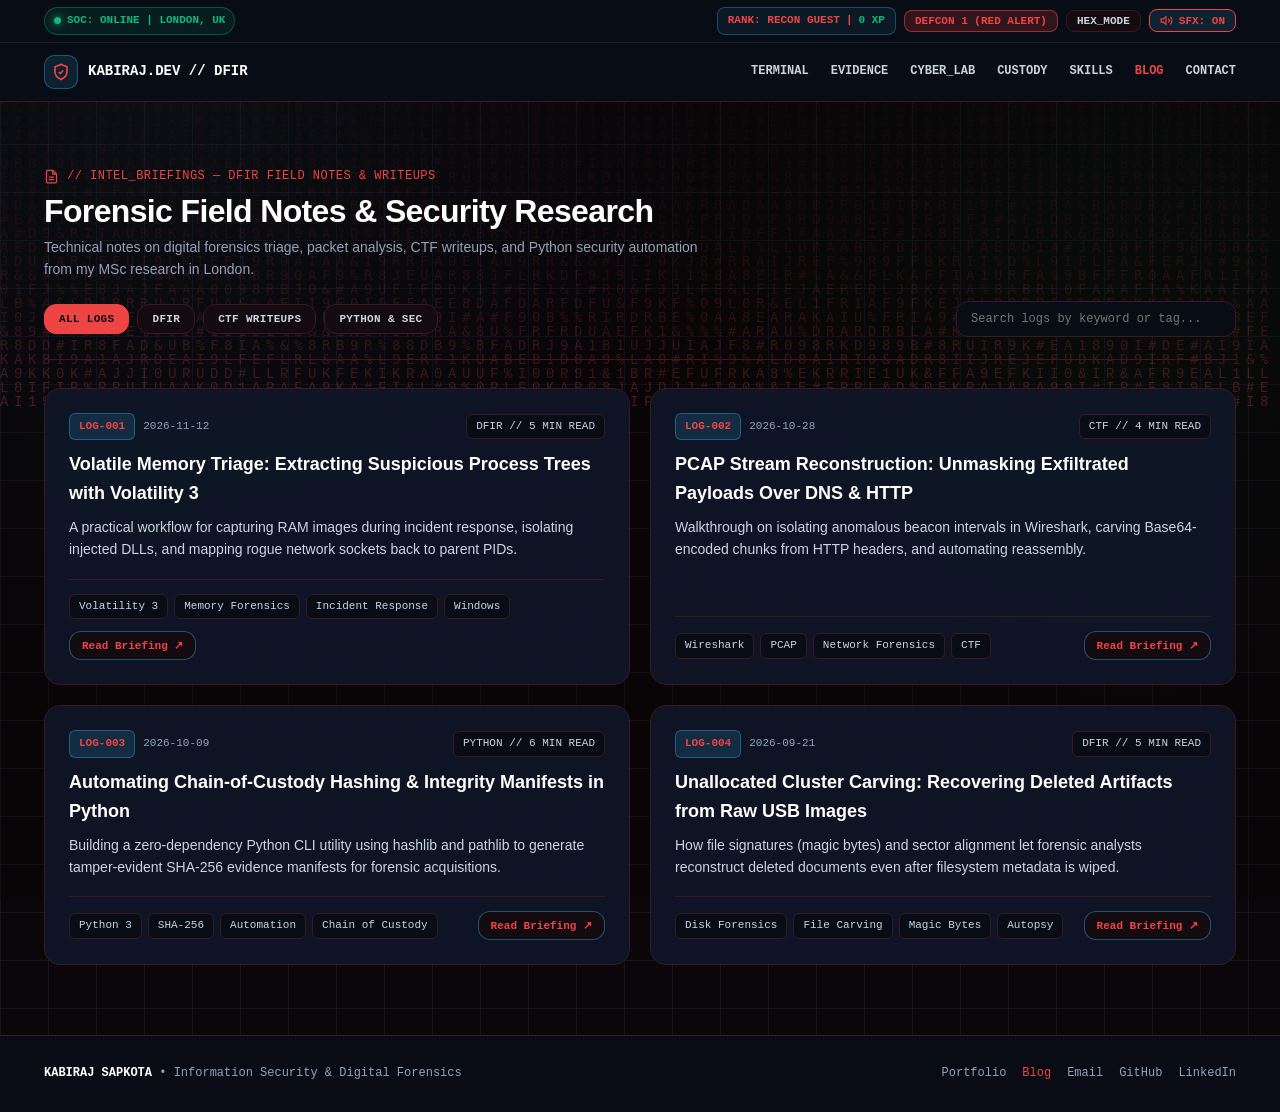
<file: blog/index.html>
<!DOCTYPE html>
<html lang="en">
<head>
  <meta charset="UTF-8" />
  <meta name="viewport" content="width=device-width, initial-scale=1.0" />
  <title>Field Notes &amp; DFIR Blog | Kabiraj Sapkota</title>
  <meta name="description" content="Digital Forensics, Incident Response, CTF writeups, and Python security engineering field notes by Kabiraj Sapkota." />
  <link rel="stylesheet" href="../styles.css" />
</head>
<body class="defcon-1">
  <!-- Matrix Code Rain Canvas (Active in DEFCON 1) -->
  <canvas id="matrix-canvas" aria-hidden="true"></canvas>

  <!-- Toast Banner -->
  <div id="toast-banner" class="toast" role="status" aria-live="polite"></div>

  <!-- =========================================================================
       STICKY TWO-TIER RESPONSIVE NAVIGATION BAR
  ========================================================================= -->
  <header class="site-header">
    <!-- Tier 1: Live SOC Telemetry & Workstation Controls -->
    <div class="header-tier-top">
      <div class="container telemetry-bar">
        <div class="soc-status-pill">
          <span class="pulse-dot"></span>
          <span>SOC: ONLINE | LONDON, UK</span>
        </div>

        <div class="telemetry-controls">
          <div class="ctrl-pill rank-pill" title="Interact with the terminal, evidence locker, cyber lab, and field notes to level up!">
            <span id="rank-title">RANK: RECON GUEST</span>
            <span>|</span>
            <strong id="rank-xp">0 XP</strong>
          </div>

          <button type="button" id="defcon-btn" onclick="cycleDefcon()" class="ctrl-pill defcon-btn-1">
            DEFCON 1 (RED ALERT)
          </button>

          <button type="button" id="hex-btn" onclick="toggleHexMode()" class="ctrl-pill">
            HEX_MODE
          </button>

          <button type="button" id="sfx-btn" onclick="toggleSfx()" class="ctrl-pill active-cyan">
            <svg id="sfx-off-icon" width="13" height="13" viewBox="0 0 24 24" fill="none" stroke="currentColor" stroke-width="2" style="display:none;">
              <polygon points="11 5 6 9 2 9 2 15 6 15 11 19 11 5"/>
              <line x1="23" y1="9" x2="17" y2="15"/>
              <line x1="17" y1="9" x2="23" y2="15"/>
            </svg>
            <svg id="sfx-on-icon" width="13" height="13" viewBox="0 0 24 24" fill="none" stroke="currentColor" stroke-width="2" style="display:block;">
              <polygon points="11 5 6 9 2 9 2 15 6 15 11 19 11 5"/>
              <path d="M15.54 8.46a5 5 0 0 1 0 7.07"/>
              <path d="M19.07 4.93a10 10 0 0 1 0 14.14"/>
            </svg>
            <span id="sfx-text">SFX: ON</span>
          </button>
        </div>
      </div>
    </div>

    <!-- Tier 2: Brand & Primary Section Links -->
    <div class="header-tier-main">
      <div class="container navbar-row">
        <a href="../" class="brand-link">
          <span class="brand-badge">
            <svg width="18" height="18" viewBox="0 0 24 24" fill="none" stroke="currentColor" stroke-width="2.2">
              <path d="M12 22s8-4 8-10V5l-8-3-8 3v7c0 6 8 10 8 10z"/>
              <path d="m9 12 2 2 4-4"/>
            </svg>
          </span>
          <span>KABIRAJ.DEV <span class="accent">// DFIR</span></span>
        </a>

        <nav class="desktop-nav" aria-label="Primary Navigation">
          <a href="../#terminal">TERMINAL</a>
          <a href="../#evidence">EVIDENCE</a>
          <a href="../#lab">CYBER_LAB</a>
          <a href="../#custody">CUSTODY</a>
          <a href="../#skills">SKILLS</a>
          <a href="blog/" style="color:var(--accent-cyan);">BLOG</a>
          <a href="../#contact">CONTACT</a>
        </nav>

        <button type="button" id="mobile-menu-btn" onclick="toggleMobileDrawer()" class="mobile-menu-toggle" aria-label="Toggle Navigation" aria-expanded="false">
          <svg id="menu-open-svg" width="20" height="20" viewBox="0 0 24 24" fill="none" stroke="currentColor" stroke-width="2">
            <line x1="3" y1="6" x2="21" y2="6"/>
            <line x1="3" y1="12" x2="21" y2="12"/>
            <line x1="3" y1="18" x2="21" y2="18"/>
          </svg>
          <svg id="menu-close-svg" width="20" height="20" viewBox="0 0 24 24" fill="none" stroke="currentColor" stroke-width="2" style="display:none;">
            <line x1="18" y1="6" x2="6" y2="18"/>
            <line x1="6" y1="6" x2="18" y2="18"/>
          </svg>
        </button>
      </div>
    </div>

    <!-- Responsive Mobile Drawer -->
    <nav id="mobile-drawer" class="mobile-drawer" aria-label="Mobile Navigation">
      <a href="../#terminal" onclick="closeMobileDrawer()">01. TERMINAL</a>
      <a href="../#evidence" onclick="closeMobileDrawer()">02. EVIDENCE_LOCKER</a>
      <a href="../#lab" onclick="closeMobileDrawer()">03. INTERACTIVE_CYBER_LAB</a>
      <a href="../#custody" onclick="closeMobileDrawer()">04. CHAIN_OF_CUSTODY</a>
      <a href="../#skills" onclick="closeMobileDrawer()">05. TECHNICAL_SKILLS</a>
      <a href="./" style="border-color:var(--accent-cyan);color:var(--accent-cyan);" onclick="closeMobileDrawer()">06. FIELD_NOTES_BLOG</a>
      <a href="../#contact" onclick="closeMobileDrawer()">07. ENCRYPTED_CONTACT</a>
    </nav>
  </header>

  <!-- =========================================================================
       MAIN BLOG WORKSTATION CONTENT
  ========================================================================= -->
  <main class="container">
    <section id="blog-feed">
      <div class="section-head">
        <div>
          <div class="section-eyebrow">
            <svg width="15" height="15" viewBox="0 0 24 24" fill="none" stroke="currentColor" stroke-width="2">
              <path d="M14 2H6a2 2 0 0 0-2 2v16a2 2 0 0 0 2 2h12a2 2 0 0 0 2-2V8z"/>
              <polyline points="14 2 14 8 20 8"/>
              <line x1="16" y1="13" x2="8" y2="13"/>
              <line x1="16" y1="17" x2="8" y2="17"/>
            </svg>
            <span>// INTEL_BRIEFINGS &mdash; DFIR FIELD NOTES &amp; WRITEUPS</span>
            <span class="hex-meta">0x0B10</span>
          </div>
          <h1 class="section-title">Forensic Field Notes &amp; Security Research</h1>
          <p class="section-subtitle">
            Technical notes on digital forensics triage, packet analysis, CTF writeups, and Python security automation from my MSc research in London.
          </p>
        </div>

        <div style="display:flex;flex-wrap:wrap;align-items:center;justify-content:space-between;gap:12px;width:100%;">
          <div class="filter-bar">
            <button type="button" class="filter-pill active" onclick="filterBlog('ALL', this)">ALL LOGS</button>
            <button type="button" class="filter-pill" onclick="filterBlog('DFIR', this)">DFIR</button>
            <button type="button" class="filter-pill" onclick="filterBlog('CTF', this)">CTF WRITEUPS</button>
            <button type="button" class="filter-pill" onclick="filterBlog('PYTHON', this)">PYTHON &amp; SEC</button>
          </div>

          <input
            id="blog-search"
            type="search"
            class="field-input"
            placeholder="Search logs by keyword or tag..."
            style="max-width:280px;font-family:var(--font-mono);font-size:12px;"
            oninput="searchBlog(this.value)"
          />
        </div>
      </div>

      <div id="blog-grid" class="evidence-grid"></div>
    </section>
  </main>

  <!-- Footer -->
  <footer>
    <div class="container" style="display:flex;flex-wrap:wrap;align-items:center;justify-content:space-between;gap:14px;">
      <div>
        <strong style="color:#FFF;">KABIRAJ SAPKOTA</strong> &bull; Information Security &amp; Digital Forensics
      </div>
      <div style="display:flex;align-items:center;gap:16px;">
        <a href="../">Portfolio</a>
        <a href="./" style="color:var(--accent-cyan);">Blog</a>
        <a href="mailto:contact@kabiraj.dev">Email</a>
        <a href="https://github.com/kulfinnit" target="_blank" rel="noopener noreferrer">GitHub</a>
        <a href="https://www.linkedin.com/in/kabiraj-sapkota-3958b1285/" target="_blank" rel="noopener noreferrer">LinkedIn</a>
      </div>
    </div>
  </footer>

  <!-- =========================================================================
       FULL BRIEFING READER MODAL
  ========================================================================= -->
  <div id="blog-modal" class="modal-backdrop" onclick="if(event.target===this) closeBlogModal()">
    <div class="modal-box" style="max-width:740px;">
      <div style="display:flex;align-items:center;justify-content:space-between;gap:12px;padding:14px 20px;background:var(--bg-input);border-bottom:1px solid var(--border-subtle);font-family:var(--font-mono);font-size:12px;">
        <div style="display:flex;align-items:center;gap:8px;flex-wrap:wrap;">
          <span id="bmodal-id" class="evd-id-badge">LOG-001</span>
          <span id="bmodal-cat" class="tag-chip">DFIR</span>
          <span id="bmodal-meta" style="font-size:11px;color:var(--text-muted);"></span>
        </div>
        <button type="button" onclick="closeBlogModal()" class="btn-secondary" style="padding:4px 10px;">ESC &times;</button>
      </div>

      <div style="padding:22px;display:flex;flex-direction:column;gap:16px;max-height:76vh;overflow-y:auto;">
        <h2 id="bmodal-title" style="font-size:21px;font-weight:700;color:#FFFFFF;line-height:1.3;"></h2>
        <div id="bmodal-tags" style="display:flex;flex-wrap:wrap;gap:6px;"></div>
        <div id="bmodal-body" style="font-size:14.5px;color:var(--text-body);line-height:1.75;display:flex;flex-direction:column;gap:14px;"></div>
      </div>

      <div style="display:flex;flex-wrap:wrap;align-items:center;justify-content:space-between;gap:12px;padding:14px 20px;border-top:1px solid var(--border-subtle);background:var(--bg-input);">
        <span class="mono" style="font-size:11px;color:var(--text-muted);">AUTHOR: KABIRAJ SAPKOTA</span>
        <button type="button" class="btn-primary" style="padding:8px 14px;font-size:11px;" onclick="copyCurrentPostUrl()">
          Copy Briefing Link
        </button>
      </div>
    </div>
  </div>

  <script src="../script.js"></script>
</body>
</html>
</file>
<file: styles.css>
/* =========================================================================
   1. DESIGN TOKENS & ZERO-DEPENDENCY RESET
========================================================================= */
:root {
  --bg-obsidian: #090D16;
  --bg-surface: #0F172A;
  --bg-card: #131C31;
  --bg-input: #080C14;
  --border-subtle: #1E293B;
  --border-strong: #334155;
  --text-primary: #F8FAFC;
  --text-body: #CBD5E1;
  --text-muted: #94A3B8;
  --accent-cyan: #38BDF8;
  --accent-emerald: #10B981;
  --accent-amber: #F59E0B;
  --accent-crimson: #EF4444;
  --font-sans: -apple-system, BlinkMacSystemFont, "Segoe UI", Roboto, Inter, Helvetica, Arial, sans-serif;
  --font-mono: ui-monospace, SFMono-Regular, Menlo, Monaco, Consolas, "Liberation Mono", "Courier New", monospace;
  --radius-sm: 8px;
  --radius-md: 12px;
  --radius-lg: 16px;
  --radius-pill: 9999px;
  --container-max: 1240px;
}

body.defcon-3 {
  --accent-cyan: #F59E0B;
}

body.defcon-1 {
  --bg-obsidian: #0B0609;
  --bg-surface: #140B10;
  --bg-card: #1A0E14;
  --border-subtle: #3B1822;
  --accent-cyan: #EF4444;
}

*, *::before, *::after {
  box-sizing: border-box;
  margin: 0;
  padding: 0;
}

html {
  scroll-behavior: smooth;
  width: 100%;
  max-width: 100%;
  overflow-x: hidden;
  background-color: var(--bg-obsidian);
  color: var(--text-body);
  font-family: var(--font-sans);
  line-height: 1.6;
}

body {
  width: 100%;
  max-width: 100%;
  overflow-x: hidden;
  background-color: var(--bg-obsidian);
  background-image:
    radial-gradient(circle at 12% 8%, rgba(56, 189, 248, 0.08) 0%, transparent 40%),
    radial-gradient(circle at 88% 25%, rgba(16, 185, 129, 0.06) 0%, transparent 40%),
    linear-gradient(to right, rgba(30, 41, 59, 0.45) 1px, transparent 1px),
    linear-gradient(to bottom, rgba(30, 41, 59, 0.45) 1px, transparent 1px);
  background-size: 100% 100%, 100% 100%, 48px 48px, 48px 48px;
  min-height: 100vh;
  transition: background-color 0.25s ease;
}

a {
  color: inherit;
  text-decoration: none;
}

button, input, textarea {
  font-family: inherit;
  color: inherit;
}

.mono {
  font-family: var(--font-mono);
}

.container {
  width: 100%;
  max-width: var(--container-max);
  margin-inline: auto;
  padding-inline: 16px;
}

@media (min-width: 768px) {
  .container {
    padding-inline: 24px;
  }
}

/* Prevent any grid/flex child or long hash/pre block from pushing viewport width */
main > section,
.hero-grid > *,
.evidence-grid > *,
.lab-grid > *,
.custody-grid > *,
.skills-grid > *,
.contact-grid > *,
.social-row > *,
.form-row-2 > *,
.card,
.terminal-card,
.timeline-entry {
  min-width: 0;
  max-width: 100%;
}

section[id] {
  scroll-margin-top: 132px;
}

/* =========================================================================
   2. MATRIX CANVAS & HEX_MODE OVERLAY
========================================================================= */
#matrix-canvas {
  position: fixed;
  inset: 0;
  width: 100%;
  height: 100%;
  pointer-events: none;
  z-index: 0;
  opacity: 0;
  transition: opacity 0.35s ease;
}

body.defcon-1 #matrix-canvas {
  opacity: 0.28;
}

.hex-meta {
  display: none;
}

body.hex-mode .hex-meta {
  display: inline-flex;
  align-items: center;
  padding: 2px 7px;
  border-radius: 6px;
  background: rgba(245, 158, 11, 0.14);
  border: 1px solid rgba(245, 158, 11, 0.4);
  color: var(--accent-amber);
  font-family: var(--font-mono);
  font-size: 10px;
  font-weight: 700;
}

/* =========================================================================
   3. TWO-TIER RESPONSIVE ZERO-OVERLAP STICKY NAVIGATION BAR
========================================================================= */
.site-header {
  position: sticky;
  top: 0;
  z-index: 40;
  width: 100%;
  max-width: 100%;
  background: rgba(9, 13, 22, 0.94);
  backdrop-filter: blur(14px);
  -webkit-backdrop-filter: blur(14px);
  border-bottom: 1px solid var(--border-subtle);
}

/* Tier 1: Telemetry & Interactive Toggles */
.header-tier-top {
  border-bottom: 1px solid rgba(30, 41, 59, 0.7);
  padding: 7px 0;
}

.telemetry-bar {
  display: flex;
  flex-wrap: wrap;
  align-items: center;
  justify-content: space-between;
  gap: 6px;
  font-family: var(--font-mono);
  font-size: 10px;
}

@media (min-width: 480px) {
  .telemetry-bar {
    gap: 8px;
    font-size: 11px;
  }
}

.soc-status-pill {
  display: inline-flex;
  align-items: center;
  gap: 6px;
  padding: 4px 9px;
  border-radius: var(--radius-pill);
  background: rgba(16, 185, 129, 0.1);
  border: 1px solid rgba(16, 185, 129, 0.35);
  color: var(--accent-emerald);
  font-weight: 600;
  white-space: nowrap;
  flex-shrink: 0;
}

.pulse-dot {
  width: 7px;
  height: 7px;
  border-radius: 50%;
  background: var(--accent-emerald);
  box-shadow: 0 0 8px var(--accent-emerald);
  animation: pulse 1.8s infinite;
}

@keyframes pulse {
  0%, 100% { opacity: 1; transform: scale(1); }
  50% { opacity: 0.4; transform: scale(0.85); }
}

.telemetry-controls {
  display: flex;
  flex-wrap: wrap;
  align-items: center;
  gap: 6px;
  min-width: 0;
  max-width: 100%;
}

@media (min-width: 480px) {
  .telemetry-controls {
    gap: 8px;
  }
}

.ctrl-pill {
  display: inline-flex;
  align-items: center;
  gap: 5px;
  padding: 4px 8px;
  border-radius: var(--radius-sm);
  background: var(--bg-surface);
  border: 1px solid var(--border-subtle);
  color: var(--text-body);
  font-family: var(--font-mono);
  font-size: 10px;
  font-weight: 600;
  white-space: nowrap;
  flex-shrink: 0;
  cursor: pointer;
  transition: all 0.18s ease;
}

@media (min-width: 480px) {
  .ctrl-pill {
    gap: 6px;
    padding: 4px 10px;
    font-size: 11px;
  }
}

.ctrl-pill:hover {
  border-color: var(--accent-cyan);
  color: #FFFFFF;
}

.rank-pill {
  cursor: default;
  color: var(--accent-cyan);
  border-color: rgba(56, 189, 248, 0.3);
  background: rgba(56, 189, 248, 0.08);
}

.rank-pill strong {
  color: var(--accent-emerald);
}

.defcon-btn-5 {
  background: rgba(16, 185, 129, 0.12);
  border-color: rgba(16, 185, 129, 0.4);
  color: var(--accent-emerald);
}

.defcon-btn-3 {
  background: rgba(245, 158, 11, 0.15);
  border-color: rgba(245, 158, 11, 0.45);
  color: var(--accent-amber);
}

.defcon-btn-1 {
  background: rgba(239, 68, 68, 0.18);
  border-color: rgba(239, 68, 68, 0.55);
  color: var(--accent-crimson);
}

.ctrl-pill.active-amber {
  border-color: var(--accent-amber);
  color: var(--accent-amber);
  background: rgba(245, 158, 11, 0.12);
}

.ctrl-pill.active-cyan {
  border-color: var(--accent-cyan);
  color: var(--accent-cyan);
  background: rgba(56, 189, 248, 0.12);
}

/* Tier 2: Primary Brand & Section Links */
.header-tier-main {
  padding: 10px 0;
}

@media (min-width: 480px) {
  .header-tier-main {
    padding: 12px 0;
  }
}

.navbar-row {
  display: flex;
  align-items: center;
  justify-content: space-between;
  gap: 12px;
  min-width: 0;
}

.brand-link {
  display: inline-flex;
  align-items: center;
  gap: 8px;
  font-family: var(--font-mono);
  font-size: 13px;
  font-weight: 700;
  color: #FFFFFF;
  min-width: 0;
  overflow: hidden;
  text-overflow: ellipsis;
  white-space: nowrap;
}

@media (min-width: 480px) {
  .brand-link {
    gap: 10px;
    font-size: 14px;
  }
}

.brand-badge {
  width: 32px;
  height: 32px;
  border-radius: 9px;
  background: rgba(56, 189, 248, 0.12);
  border: 1px solid rgba(56, 189, 248, 0.35);
  color: var(--accent-cyan);
  display: flex;
  align-items: center;
  justify-content: center;
  flex-shrink: 0;
}

@media (min-width: 480px) {
  .brand-badge {
    width: 34px;
    height: 34px;
    border-radius: 10px;
  }
}

.desktop-nav {
  display: none;
}

@media (min-width: 960px) {
  .desktop-nav {
    display: flex;
    align-items: center;
    gap: 22px;
    font-family: var(--font-mono);
    font-size: 12px;
    font-weight: 600;
    color: var(--text-body);
  }

  .desktop-nav a {
    transition: color 0.18s ease;
  }

  .desktop-nav a:hover {
    color: var(--accent-cyan);
  }
}

.mobile-menu-toggle {
  display: inline-flex;
  align-items: center;
  justify-content: center;
  width: 38px;
  height: 38px;
  border-radius: var(--radius-sm);
  background: var(--bg-surface);
  border: 1px solid var(--border-subtle);
  color: var(--text-primary);
  cursor: pointer;
  flex-shrink: 0;
  transition: border-color 0.18s ease, color 0.18s ease;
}

.mobile-menu-toggle:hover {
  border-color: var(--accent-cyan);
  color: var(--accent-cyan);
}

@media (min-width: 960px) {
  .mobile-menu-toggle {
    display: none;
  }
}

.mobile-drawer {
  display: none;
  flex-direction: column;
  gap: 6px;
  padding: 12px 16px 16px;
  background: rgba(9, 13, 22, 0.98);
  border-top: 1px solid var(--border-subtle);
  font-family: var(--font-mono);
  font-size: 12px;
  font-weight: 600;
}

.mobile-drawer.open {
  display: flex;
}

.mobile-drawer a {
  padding: 10px 12px;
  border-radius: var(--radius-sm);
  background: var(--bg-surface);
  border: 1px solid var(--border-subtle);
  color: var(--text-body);
  transition: border-color 0.18s ease, color 0.18s ease;
}

.mobile-drawer a:hover {
  border-color: var(--accent-cyan);
  color: var(--accent-cyan);
}

@media (min-width: 960px) {
  .mobile-drawer,
  .mobile-drawer.open {
    display: none !important;
  }
}

/* =========================================================================
   4. SHARED CARD, BUTTON, PILL & SECTION HEADER STYLES
========================================================================= */
main {
  position: relative;
  z-index: 1;
  width: 100%;
  max-width: 100%;
  padding-top: 30px;
  padding-bottom: 40px;
  display: flex;
  flex-direction: column;
  gap: 72px;
}

@media (min-width: 960px) {
  main {
    margin-top: 12px;
    padding-top: 52px;
    padding-bottom: 70px;
    gap: 92px;
  }
}

.hero-grid {
  padding-top: 8px;
}

.card {
  background: rgba(15, 23, 42, 0.88);
  border: 1px solid var(--border-subtle);
  border-radius: var(--radius-lg);
  backdrop-filter: blur(8px);
  transition: border-color 0.2s ease, transform 0.2s ease, box-shadow 0.2s ease;
}

.card:hover {
  border-color: rgba(56, 189, 248, 0.45);
  box-shadow: 0 12px 30px -12px rgba(2, 6, 23, 0.85);
}

.section-head {
  display: flex;
  flex-wrap: wrap;
  align-items: flex-end;
  justify-content: space-between;
  gap: 20px;
  padding-bottom: 22px;
  border-bottom: 1px solid var(--border-subtle);
  margin-bottom: 28px;
}

.section-eyebrow {
  display: inline-flex;
  align-items: center;
  gap: 8px;
  font-family: var(--font-mono);
  font-size: 12px;
  color: var(--accent-cyan);
  letter-spacing: 0.04em;
  margin-bottom: 6px;
}

.section-title {
  font-size: clamp(1.5rem, 2.5vw, 2rem);
  font-weight: 700;
  color: #FFFFFF;
  letter-spacing: -0.02em;
  line-height: 1.2;
}

.section-subtitle {
  font-size: 14px;
  color: var(--text-muted);
  max-width: 660px;
  margin-top: 6px;
}

/* Filter Pill Bar */
.filter-bar {
  display: flex;
  flex-wrap: wrap;
  align-items: center;
  gap: 8px;
}

.filter-pill {
  padding: 8px 14px;
  border-radius: var(--radius-md);
  background: var(--bg-surface);
  border: 1px solid var(--border-subtle);
  color: var(--text-body);
  font-family: var(--font-mono);
  font-size: 11px;
  font-weight: 600;
  letter-spacing: 0.03em;
  cursor: pointer;
  white-space: nowrap;
  transition: all 0.18s ease;
}

.filter-pill:hover {
  border-color: var(--accent-cyan);
  color: #FFFFFF;
}

.filter-pill.active {
  background: var(--accent-cyan);
  border-color: var(--accent-cyan);
  color: #090D16;
  font-weight: 700;
}

.btn-primary {
  display: inline-flex;
  align-items: center;
  justify-content: center;
  gap: 8px;
  padding: 11px 18px;
  border-radius: var(--radius-md);
  background: var(--accent-cyan);
  border: 1px solid var(--accent-cyan);
  color: #090D16;
  font-family: var(--font-mono);
  font-size: 12px;
  font-weight: 700;
  cursor: pointer;
  transition: all 0.18s ease;
}

.btn-primary:hover {
  filter: brightness(1.08);
  transform: translateY(-1px);
}

.btn-secondary {
  display: inline-flex;
  align-items: center;
  justify-content: center;
  gap: 8px;
  padding: 10px 16px;
  border-radius: var(--radius-md);
  background: var(--bg-surface);
  border: 1px solid var(--border-subtle);
  color: var(--text-primary);
  font-family: var(--font-mono);
  font-size: 12px;
  font-weight: 600;
  cursor: pointer;
  transition: all 0.18s ease;
}

.btn-secondary:hover {
  border-color: var(--accent-cyan);
  color: var(--accent-cyan);
}

.tag-chip {
  display: inline-flex;
  align-items: center;
  padding: 3px 9px;
  border-radius: 6px;
  background: var(--bg-input);
  border: 1px solid var(--border-subtle);
  font-family: var(--font-mono);
  font-size: 11px;
  color: var(--text-body);
}

/* =========================================================================
   5. SECTION 1: HERO & INTERACTIVE CLI WORKSTATION
========================================================================= */
.hero-grid {
  display: grid;
  grid-template-columns: 1fr;
  gap: 32px;
  align-items: center;
}

@media (min-width: 1024px) {
  .hero-grid {
    grid-template-columns: 1.05fr 0.95fr;
    gap: 40px;
  }
}

.hero-badge {
  display: inline-flex;
  flex-wrap: wrap;
  align-items: center;
  gap: 6px 8px;
  max-width: 100%;
  padding: 6px 12px;
  border-radius: var(--radius-md);
  background: rgba(56, 189, 248, 0.1);
  border: 1px solid rgba(56, 189, 248, 0.3);
  color: var(--accent-cyan);
  font-family: var(--font-mono);
  font-size: 11px;
  line-height: 1.4;
  margin-bottom: 16px;
}

@media (min-width: 480px) {
  .hero-badge {
    border-radius: var(--radius-pill);
    font-size: 12px;
  }
}

.hero-name {
  font-size: clamp(2rem, 8vw, 3.5rem);
  font-weight: 800;
  color: #FFFFFF;
  letter-spacing: -0.03em;
  line-height: 1.1;
  overflow-wrap: break-word;
  cursor: pointer;
}

.hero-role {
  font-size: clamp(1.05rem, 3.8vw, 1.35rem);
  font-weight: 600;
  color: var(--accent-cyan);
  margin-top: 10px;
}

.hero-summary {
  font-size: 14.5px;
  color: var(--text-body);
  margin-top: 16px;
  max-width: 580px;
}

@media (min-width: 480px) {
  .hero-summary {
    font-size: 15px;
  }
}

.hero-meta-grid {
  display: grid;
  grid-template-columns: 1fr;
  gap: 10px;
  margin-top: 20px;
}

@media (min-width: 480px) {
  .hero-meta-grid {
    grid-template-columns: repeat(2, 1fr);
    gap: 12px;
    margin-top: 22px;
  }
}

.hero-meta-item {
  padding: 12px 14px;
  border-radius: var(--radius-md);
  background: rgba(15, 23, 42, 0.75);
  border: 1px solid var(--border-subtle);
  font-family: var(--font-mono);
  font-size: 12px;
  min-width: 0;
  overflow-wrap: break-word;
}

.hero-meta-label {
  display: block;
  font-size: 10px;
  color: var(--text-muted);
  margin-bottom: 3px;
}

.hero-actions {
  display: flex;
  flex-wrap: wrap;
  align-items: stretch;
  gap: 10px;
  margin-top: 22px;
}

.hero-actions > a {
  flex: 1 1 calc(50% - 10px);
  min-width: 140px;
}

@media (min-width: 560px) {
  .hero-actions {
    align-items: center;
  }
  .hero-actions > a {
    flex: 0 0 auto;
  }
}

/* Interactive Terminal Window */
.terminal-card {
  width: 100%;
  max-width: 100%;
  background: #070B12;
  border: 1px solid var(--border-subtle);
  border-radius: var(--radius-lg);
  overflow: hidden;
  box-shadow: 0 20px 45px -15px rgba(0, 0, 0, 0.85);
}

.terminal-topbar {
  display: flex;
  align-items: center;
  justify-content: space-between;
  gap: 8px;
  padding: 10px 14px;
  background: #0D1424;
  border-bottom: 1px solid var(--border-subtle);
  font-family: var(--font-mono);
  font-size: 10.5px;
  color: var(--text-muted);
}

.terminal-topbar > span:nth-child(2) {
  min-width: 0;
  overflow: hidden;
  text-overflow: ellipsis;
  white-space: nowrap;
}

.win-dots {
  display: flex;
  align-items: center;
  gap: 5px;
  flex-shrink: 0;
}

.win-dot {
  width: 9px;
  height: 9px;
  border-radius: 50%;
}

.terminal-screen {
  height: 280px;
  width: 100%;
  max-width: 100%;
  overflow-y: auto;
  overflow-x: auto;
  padding: 14px;
  font-family: var(--font-mono);
  font-size: 11.5px;
  line-height: 1.6;
  display: flex;
  flex-direction: column;
  gap: 10px;
  overflow-wrap: break-word;
}

@media (min-width: 480px) {
  .terminal-screen {
    height: 310px;
    padding: 16px;
    font-size: 12px;
  }
}

.terminal-screen pre {
  max-width: 100%;
  overflow-x: auto;
  font-size: 9px;
  line-height: 1.25;
}

@media (min-width: 480px) {
  .terminal-screen pre {
    font-size: 10px;
  }
}

.terminal-prompt-bar {
  display: flex;
  align-items: center;
  gap: 6px;
  padding: 10px 12px;
  background: #0B111E;
  border-top: 1px solid var(--border-subtle);
  font-family: var(--font-mono);
  font-size: 11px;
  min-width: 0;
}

@media (min-width: 480px) {
  .terminal-prompt-bar {
    gap: 8px;
    padding: 10px 14px;
    font-size: 12px;
  }
}

.terminal-prompt-bar input {
  flex: 1 1 auto;
  width: 100%;
  min-width: 0;
  background: transparent;
  border: none;
  outline: none;
  color: #FFFFFF;
  font-family: var(--font-mono);
  font-size: 12px;
}

.terminal-exec-btn {
  flex-shrink: 0;
  padding: 5px 9px;
  border-radius: 6px;
  background: rgba(56, 189, 248, 0.15);
  border: 1px solid rgba(56, 189, 248, 0.4);
  color: var(--accent-cyan);
  font-family: var(--font-mono);
  font-size: 10.5px;
  font-weight: 700;
  white-space: nowrap;
  cursor: pointer;
}

.terminal-exec-btn:hover {
  background: var(--accent-cyan);
  color: #090D16;
}

.quick-chips {
  display: flex;
  flex-wrap: wrap;
  gap: 6px;
  padding: 10px 12px 14px;
  background: #070B12;
  border-top: 1px solid rgba(30, 41, 59, 0.6);
}

.quick-chip {
  padding: 4px 8px;
  border-radius: 6px;
  background: var(--bg-surface);
  border: 1px solid var(--border-subtle);
  color: var(--text-body);
  font-family: var(--font-mono);
  font-size: 10.5px;
  cursor: pointer;
  transition: all 0.15s ease;
}

.quick-chip:hover {
  border-color: var(--accent-cyan);
  color: var(--accent-cyan);
}

/* =========================================================================
   6. SECTION 2: EVIDENCE LOCKER (#evidence)
========================================================================= */
.evidence-grid {
  display: grid;
  grid-template-columns: 1fr;
  gap: 18px;
}

@media (min-width: 768px) {
  .evidence-grid {
    grid-template-columns: repeat(2, 1fr);
    gap: 20px;
  }
}

.evd-card {
  padding: 18px;
  display: flex;
  flex-direction: column;
  justify-content: space-between;
  gap: 16px;
}

@media (min-width: 480px) {
  .evd-card {
    padding: 24px;
    gap: 18px;
  }
}

.evd-header {
  display: flex;
  flex-wrap: wrap;
  align-items: center;
  justify-content: space-between;
  gap: 8px;
  font-family: var(--font-mono);
  font-size: 11px;
}

.evd-id-badge {
  padding: 4px 9px;
  border-radius: 6px;
  background: rgba(56, 189, 248, 0.14);
  border: 1px solid rgba(56, 189, 248, 0.35);
  color: var(--accent-cyan);
  font-weight: 700;
}

.evd-title {
  font-size: 17px;
  font-weight: 700;
  color: #FFFFFF;
  margin-top: 10px;
  overflow-wrap: break-word;
}

@media (min-width: 480px) {
  .evd-title {
    font-size: 18px;
  }
}

.evd-desc {
  font-size: 14px;
  color: var(--text-body);
  margin-top: 8px;
}

.sha-strip {
  display: flex;
  flex-wrap: wrap;
  align-items: center;
  justify-content: space-between;
  gap: 8px;
  padding: 10px 12px;
  border-radius: var(--radius-md);
  background: var(--bg-input);
  border: 1px solid var(--border-subtle);
  font-family: var(--font-mono);
  font-size: 11px;
  min-width: 0;
}

.sha-text {
  flex: 1 1 160px;
  min-width: 0;
  overflow: hidden;
  text-overflow: ellipsis;
  white-space: nowrap;
  color: var(--text-muted);
}

.sha-btn {
  flex-shrink: 0;
  padding: 4px 9px;
  border-radius: 6px;
  background: rgba(16, 185, 129, 0.12);
  border: 1px solid rgba(16, 185, 129, 0.35);
  color: var(--accent-emerald);
  font-family: var(--font-mono);
  font-size: 10px;
  font-weight: 700;
  white-space: nowrap;
  cursor: pointer;
}

.evd-footer {
  display: flex;
  flex-wrap: wrap;
  align-items: center;
  justify-content: space-between;
  gap: 12px;
  padding-top: 14px;
  border-top: 1px solid var(--border-subtle);
}

/* =========================================================================
   7. SECTION 3: INTERACTIVE CYBER LAB (3 MODULES) (#lab)
========================================================================= */
.lab-grid {
  display: grid;
  grid-template-columns: 1fr;
  gap: 20px;
}

@media (min-width: 1024px) {
  .lab-grid {
    grid-template-columns: repeat(3, 1fr);
  }
}

.lab-card {
  padding: 18px;
  display: flex;
  flex-direction: column;
  justify-content: flex-start;
  gap: 14px;
}

@media (min-width: 480px) {
  .lab-card {
    padding: 22px;
  }
}

.lab-top {
  display: flex;
  flex-wrap: wrap;
  align-items: center;
  justify-content: space-between;
  gap: 6px;
  font-family: var(--font-mono);
  font-size: 11px;
}

.lab-intro {
  min-height: 76px;
}

.lab-body {
  flex: 1;
  display: flex;
  flex-direction: column;
  justify-content: space-between;
  gap: 12px;
}

.lab-subpanel {
  padding: 10px 12px;
  border-radius: var(--radius-md);
  background: var(--bg-input);
  border: 1px solid var(--border-subtle);
  font-family: var(--font-mono);
  font-size: 11px;
}

.fw-arena {
  position: relative;
  flex: 1;
  width: 100%;
  min-height: 215px;
  border-radius: var(--radius-md);
  background-color: var(--bg-input);
  background-image:
    linear-gradient(to bottom, rgba(30, 41, 59, 0.45) 1px, transparent 1px),
    linear-gradient(to right, rgba(30, 41, 59, 0.25) 1px, transparent 1px);
  background-size: 100% 25%, 36px 100%;
  border: 1px solid var(--border-subtle);
  overflow: hidden;
}

.fw-server-zone {
  position: absolute;
  right: 0;
  top: 0;
  bottom: 0;
  width: 40px;
  background: linear-gradient(to left, rgba(56, 189, 248, 0.14), rgba(56, 189, 248, 0.04));
  border-left: 1px dashed rgba(56, 189, 248, 0.45);
  display: flex;
  align-items: center;
  justify-content: center;
  writing-mode: vertical-rl;
  font-family: var(--font-mono);
  font-size: 9.5px;
  font-weight: 700;
  color: var(--accent-cyan);
  letter-spacing: 0.12em;
}

.fw-overlay {
  position: absolute;
  inset: 0;
  background: rgba(8, 12, 20, 0.9);
  display: flex;
  flex-direction: column;
  align-items: center;
  justify-content: center;
  gap: 10px;
  padding: 16px;
  text-align: center;
  z-index: 5;
}

.fw-overlay.hidden {
  display: none;
}

.sector-grid {
  display: grid;
  grid-template-columns: repeat(4, minmax(0, 1fr));
  gap: 5px;
  font-family: var(--font-mono);
  font-size: 9.5px;
}

@media (min-width: 400px) {
  .sector-grid {
    gap: 6px;
    font-size: 10px;
  }
}

.sector-cell {
  padding: 7px 4px;
  border-radius: 6px;
  background: var(--bg-input);
  border: 1px solid var(--border-subtle);
  color: var(--text-muted);
  text-align: center;
  overflow: hidden;
  text-overflow: ellipsis;
  white-space: nowrap;
}

.sector-anomaly {
  background: rgba(245, 158, 11, 0.14);
  border-color: rgba(245, 158, 11, 0.55);
  color: var(--accent-amber);
  font-weight: 700;
  cursor: pointer;
}

.sector-carved {
  background: rgba(16, 185, 129, 0.16);
  border-color: rgba(16, 185, 129, 0.5);
  color: var(--accent-emerald);
}

/* =========================================================================
   8. SECTION 4: CHAIN OF CUSTODY & CREDENTIALS VAULT (#custody)
========================================================================= */
.custody-grid {
  display: grid;
  grid-template-columns: 1fr;
  gap: 28px;
  align-items: start;
}

@media (min-width: 1024px) {
  .custody-grid {
    grid-template-columns: 1.35fr 0.95fr;
  }
}

.timeline-stack {
  position: relative;
  display: flex;
  flex-direction: column;
  gap: 18px;
}

.timeline-stack::before {
  content: '';
  position: absolute;
  left: 9px;
  top: 22px;
  bottom: 22px;
  width: 1px;
  background: var(--border-subtle);
}

@media (min-width: 640px) {
  .timeline-stack::before {
    left: 15px;
  }
}

.timeline-stack.no-rail::before {
  display: none;
}

.timeline-entry {
  position: relative;
  padding-left: 28px;
}

@media (min-width: 640px) {
  .timeline-entry {
    padding-left: 40px;
  }
}

.timeline-dot {
  position: absolute;
  left: 4px;
  top: 22px;
  width: 11px;
  height: 11px;
  border-radius: 50%;
  background: var(--accent-cyan);
  box-shadow: 0 0 0 4px rgba(56, 189, 248, 0.15);
}

@media (min-width: 640px) {
  .timeline-dot {
    left: 10px;
  }
}

.timeline-dot.emerald {
  background: var(--accent-emerald);
  box-shadow: 0 0 0 4px rgba(16, 185, 129, 0.18);
}

.timeline-dot.slate {
  background: #64748B;
  box-shadow: 0 0 0 4px rgba(100, 116, 139, 0.18);
}

.custody-card {
  padding: 18px;
}

@media (min-width: 480px) {
  .custody-card {
    padding: 22px;
  }
}

.vault-stack {
  display: flex;
  flex-direction: column;
  gap: 18px;
}

.hidden-item {
  display: none !important;
}

.progress-track {
  width: 100%;
  height: 6px;
  border-radius: var(--radius-pill);
  background: var(--bg-input);
  border: 1px solid var(--border-subtle);
  overflow: hidden;
  margin-top: 6px;
}

.progress-fill {
  height: 100%;
  border-radius: var(--radius-pill);
  transition: width 0.3s ease;
}

/* =========================================================================
   9. SECTION 5: TECHNICAL CAPABILITIES MATRIX (#skills)
========================================================================= */
.skills-grid {
  display: grid;
  grid-template-columns: 1fr;
  gap: 20px;
}

@media (min-width: 960px) {
  .skills-grid {
    grid-template-columns: repeat(3, minmax(0, 1fr));
  }
}

.skill-card {
  padding: 18px;
  display: flex;
  flex-direction: column;
  gap: 16px;
}

@media (min-width: 480px) {
  .skill-card {
    padding: 24px;
    gap: 18px;
  }
}

/* =========================================================================
   10. SECTION 6: ENCRYPTED TRANSMISSION CONSOLE (#contact)
========================================================================= */
.contact-grid {
  display: grid;
  grid-template-columns: 1fr;
  gap: 24px;
  align-items: stretch;
}

@media (min-width: 960px) {
  .contact-grid {
    grid-template-columns: 1fr 1.15fr;
    gap: 28px;
  }
}

.contact-endpoints {
  display: flex;
  flex-direction: column;
  justify-content: space-between;
  gap: 14px;
}

.social-row {
  display: grid;
  grid-template-columns: 1fr;
  gap: 14px;
}

@media (min-width: 560px) {
  .social-row {
    grid-template-columns: repeat(2, minmax(0, 1fr));
  }
}

.form-row-2 {
  display: grid;
  grid-template-columns: 1fr;
  gap: 14px;
}

@media (min-width: 560px) {
  .form-row-2 {
    grid-template-columns: repeat(2, minmax(0, 1fr));
  }
}

.endpoint-card {
  padding: 16px;
  display: flex;
  align-items: center;
  justify-content: space-between;
  gap: 12px;
}

@media (min-width: 480px) {
  .endpoint-card {
    padding: 18px 20px;
    gap: 14px;
  }
}

.endpoint-left {
  display: flex;
  align-items: center;
  gap: 12px;
  min-width: 0;
  flex: 1 1 auto;
}

.endpoint-left > div:last-child {
  min-width: 0;
  overflow-wrap: anywhere;
  word-break: break-word;
}

.endpoint-icon {
  width: 38px;
  height: 38px;
  border-radius: var(--radius-md);
  background: rgba(56, 189, 248, 0.1);
  background: color-mix(in srgb, var(--accent-cyan) 11%, transparent);
  border: 1px solid rgba(56, 189, 248, 0.3);
  border-color: color-mix(in srgb, var(--accent-cyan) 35%, transparent);
  color: var(--accent-cyan);
  display: flex;
  align-items: center;
  justify-content: center;
  flex-shrink: 0;
}

.endpoint-icon.emerald {
  background: rgba(16, 185, 129, 0.1);
  border-color: rgba(16, 185, 129, 0.35);
  color: var(--accent-emerald);
}

.dispatch-form {
  padding: 18px;
  display: flex;
  flex-direction: column;
  justify-content: space-between;
  gap: 18px;
}

@media (min-width: 480px) {
  .dispatch-form {
    padding: 24px;
  }
}

.field-label {
  display: block;
  font-family: var(--font-mono);
  font-size: 11px;
  color: var(--text-body);
  margin-bottom: 6px;
}

.field-input {
  width: 100%;
  padding: 10px 14px;
  border-radius: var(--radius-md);
  background: var(--bg-input);
  border: 1px solid var(--border-subtle);
  color: #FFFFFF;
  font-size: 14px;
  outline: none;
  transition: border-color 0.18s ease;
}

.field-input:focus {
  border-color: var(--accent-cyan);
}

/* =========================================================================
   11. MODAL & TOAST NOTIFICATION
========================================================================= */
.modal-backdrop {
  position: fixed;
  inset: 0;
  z-index: 60;
  background: rgba(5, 8, 15, 0.85);
  backdrop-filter: blur(8px);
  display: none;
  align-items: center;
  justify-content: center;
  padding: 20px;
}

.modal-backdrop.open {
  display: flex;
}

.modal-box {
  width: 100%;
  max-width: 640px;
  background: var(--bg-surface);
  border: 1px solid rgba(56, 189, 248, 0.45);
  border-radius: var(--radius-lg);
  overflow: hidden;
  box-shadow: 0 24px 60px rgba(0, 0, 0, 0.9);
}

#blog-search {
  width: 100%;
  max-width: 280px;
  font-family: var(--font-mono);
  font-size: 12px;
}

@media (max-width: 639px) {
  #blog-search {
    max-width: 100%;
  }
}

#blog-modal .modal-box {
  border-color: var(--accent-cyan);
}

.toast {
  position: fixed;
  bottom: 16px;
  right: 16px;
  left: 16px;
  z-index: 70;
  padding: 12px 16px;
  border-radius: var(--radius-md);
  background: #0F172A;
  border: 1px solid var(--accent-cyan);
  color: #FFFFFF;
  font-family: var(--font-mono);
  font-size: 12px;
  box-shadow: 0 12px 30px rgba(0, 0, 0, 0.75);
  opacity: 0;
  transform: translateY(12px);
  pointer-events: none;
  transition: all 0.22s ease;
}

@media (min-width: 520px) {
  .toast {
    left: auto;
    max-width: 420px;
  }
}

.toast.show {
  opacity: 1;
  transform: translateY(0);
}

footer {
  width: 100%;
  max-width: 100%;
  border-top: 1px solid var(--border-subtle);
  background: rgba(9, 13, 22, 0.95);
  margin-top: 0px;
  padding: 28px 0;
  font-family: var(--font-mono);
  font-size: 12px;
  color: var(--text-muted);
}

footer .container > div:last-child {
  display: flex;
  flex-wrap: wrap;
  align-items: center;
  gap: 12px 16px;
}
</file>
